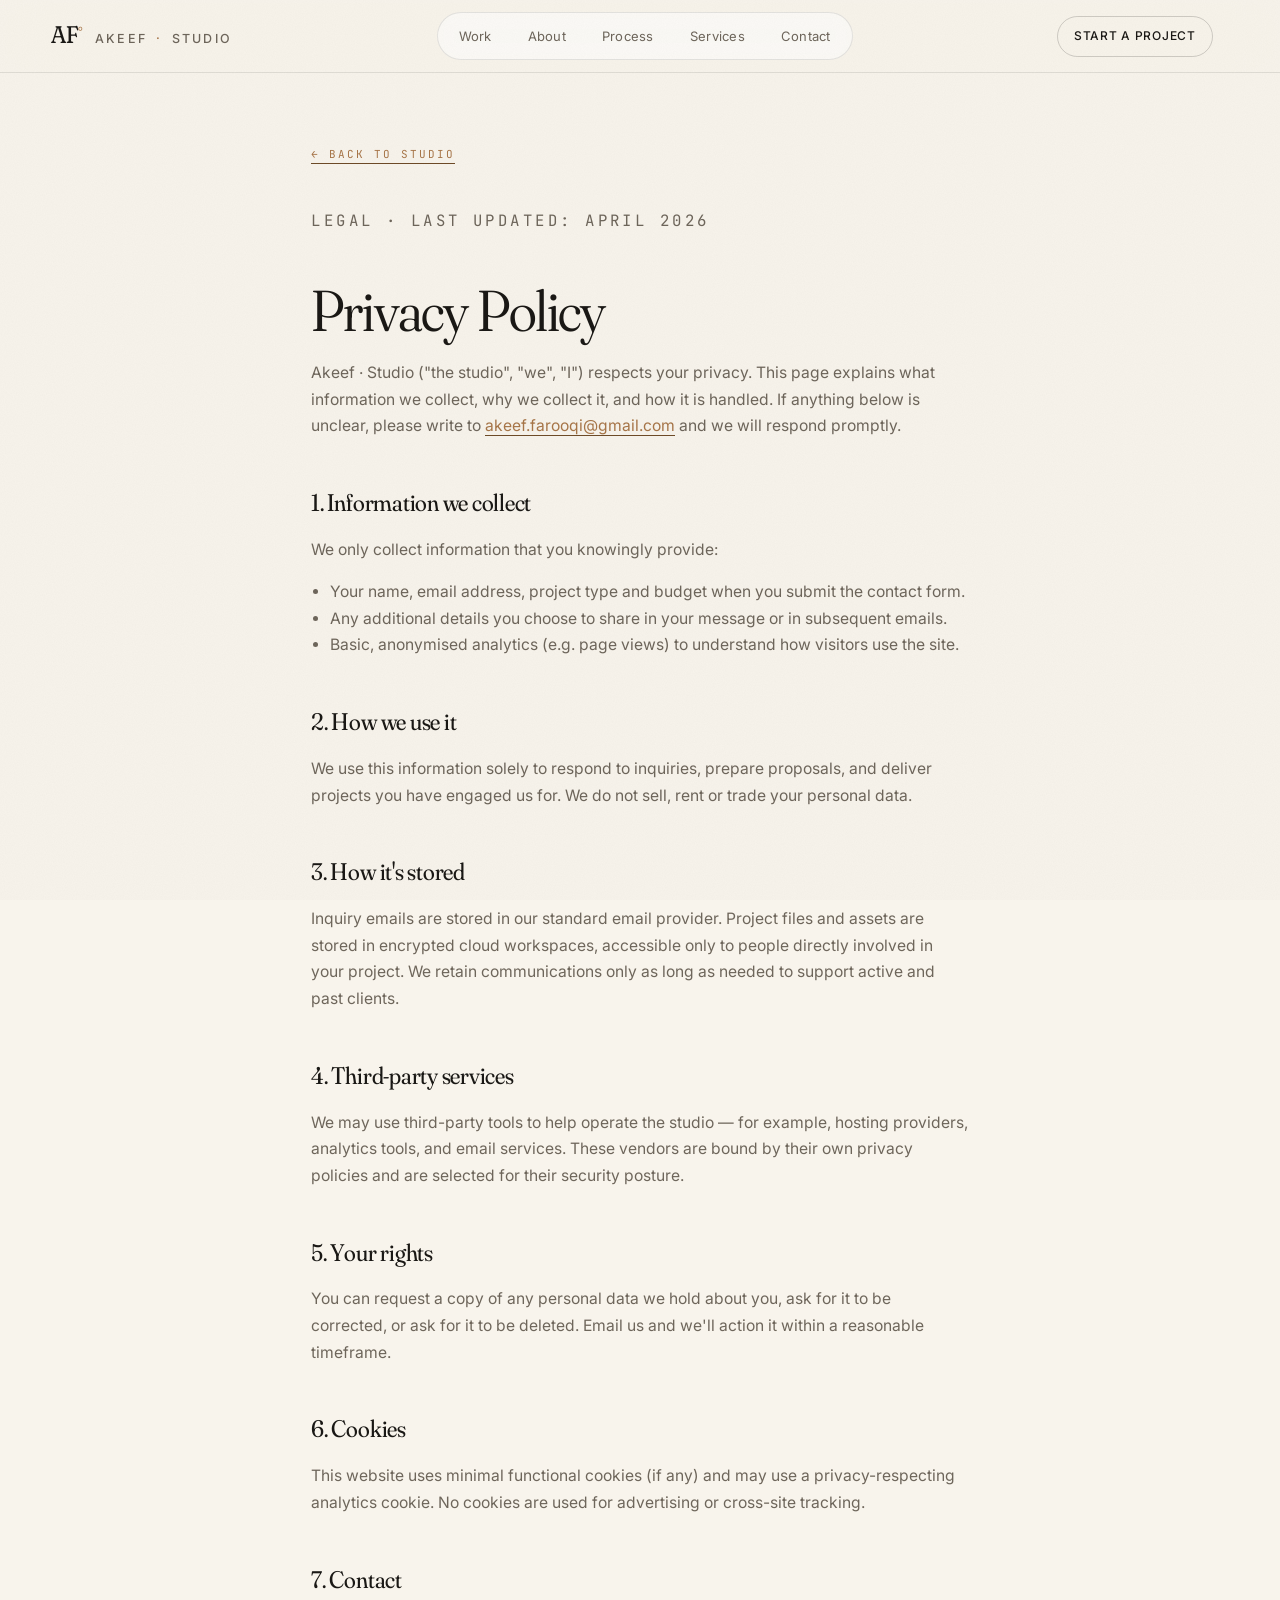
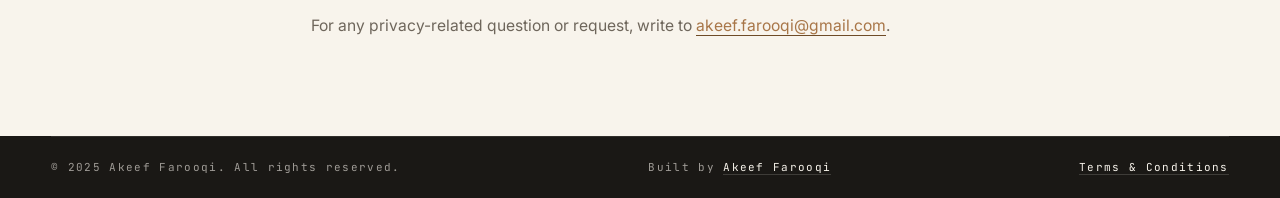
<file: privacy.html>
<!doctype html>
<html lang="en">
<head>
  <meta charset="utf-8" />
  <meta name="viewport" content="width=device-width, initial-scale=1" />
  <title>Privacy Policy — Akeef · Studio</title>
  <meta name="description" content="Privacy policy for Akeef · Studio — how we handle data when you contact or work with us." />
  <link rel="icon" type="image/svg+xml" href="data:image/svg+xml;utf8,<svg xmlns='http://www.w3.org/2000/svg' viewBox='0 0 64 64'><rect width='64' height='64' rx='14' fill='%230A0908'/><text x='50%25' y='54%25' text-anchor='middle' font-family='serif' font-size='34' fill='%23C9A961' font-weight='600'>AF</text></svg>" />
  <link rel="preconnect" href="https://fonts.googleapis.com" />
  <link rel="preconnect" href="https://fonts.gstatic.com" crossorigin />
  <link href="https://fonts.googleapis.com/css2?family=Fraunces:opsz,wght,SOFT@9..144,300..900,30..100&family=Inter:wght@300;400;500;600;700&family=JetBrains+Mono:wght@400;500&display=swap" rel="stylesheet" />
  <link rel="stylesheet" href="css/styles.css" />
</head>
<body data-theme="ink">
  <div class="grain" aria-hidden="true"></div>

  <header class="nav is-scrolled">
    <a href="index.html" class="nav__brand">
      <span class="brand__mark">AF<span class="brand__deg">°</span></span>
      <span class="brand__word">Akeef <span class="brand__sep">·</span> Studio</span>
    </a>
    <nav class="nav__links" aria-label="Primary">
      <a href="index.html#work">Work</a>
      <a href="index.html#about">About</a>
      <a href="index.html#process">Process</a>
      <a href="index.html#services">Services</a>
      <a href="index.html#contact">Contact</a>
    </nav>
    <a href="index.html#contact" class="nav__cta btn btn--ghost">
      <span>Start a project</span>
    </a>
  </header>

  <main class="legal">
    <a class="legal__back" href="index.html">← Back to studio</a>
    <p class="legal__meta">Legal · Last updated: April 2026</p>
    <h1>Privacy Policy</h1>

    <p>Akeef · Studio ("the studio", "we", "I") respects your privacy. This page explains what
       information we collect, why we collect it, and how it is handled. If anything below is
       unclear, please write to <a href="mailto:akeef.farooqi@gmail.com">akeef.farooqi@gmail.com</a>
       and we will respond promptly.</p>

    <h2>1. Information we collect</h2>
    <p>We only collect information that you knowingly provide:</p>
    <ul>
      <li>Your name, email address, project type and budget when you submit the contact form.</li>
      <li>Any additional details you choose to share in your message or in subsequent emails.</li>
      <li>Basic, anonymised analytics (e.g. page views) to understand how visitors use the site.</li>
    </ul>

    <h2>2. How we use it</h2>
    <p>We use this information solely to respond to inquiries, prepare proposals, and deliver
       projects you have engaged us for. We do not sell, rent or trade your personal data.</p>

    <h2>3. How it's stored</h2>
    <p>Inquiry emails are stored in our standard email provider. Project files and assets are
       stored in encrypted cloud workspaces, accessible only to people directly involved in
       your project. We retain communications only as long as needed to support active and
       past clients.</p>

    <h2>4. Third-party services</h2>
    <p>We may use third-party tools to help operate the studio — for example, hosting providers,
       analytics tools, and email services. These vendors are bound by their own privacy
       policies and are selected for their security posture.</p>

    <h2>5. Your rights</h2>
    <p>You can request a copy of any personal data we hold about you, ask for it to be corrected,
       or ask for it to be deleted. Email us and we'll action it within a reasonable timeframe.</p>

    <h2>6. Cookies</h2>
    <p>This website uses minimal functional cookies (if any) and may use a privacy-respecting
       analytics cookie. No cookies are used for advertising or cross-site tracking.</p>

    <h2>7. Contact</h2>
    <p>For any privacy-related question or request, write to
       <a href="mailto:akeef.farooqi@gmail.com">akeef.farooqi@gmail.com</a>.</p>
  </main>

  <footer class="footer">
    <div class="footer__bar" style="max-width:1320px;margin:0 auto;">
      <span>© 2025 Akeef Farooqi. All rights reserved.</span>
      <span>Built by <a href="https://www.linkedin.com/in/akeeffarooqi7/" target="_blank" rel="noopener">Akeef Farooqi</a></span>
      <span><a href="terms.html">Terms &amp; Conditions</a></span>
    </div>
  </footer>
</body>
</html>
</file>
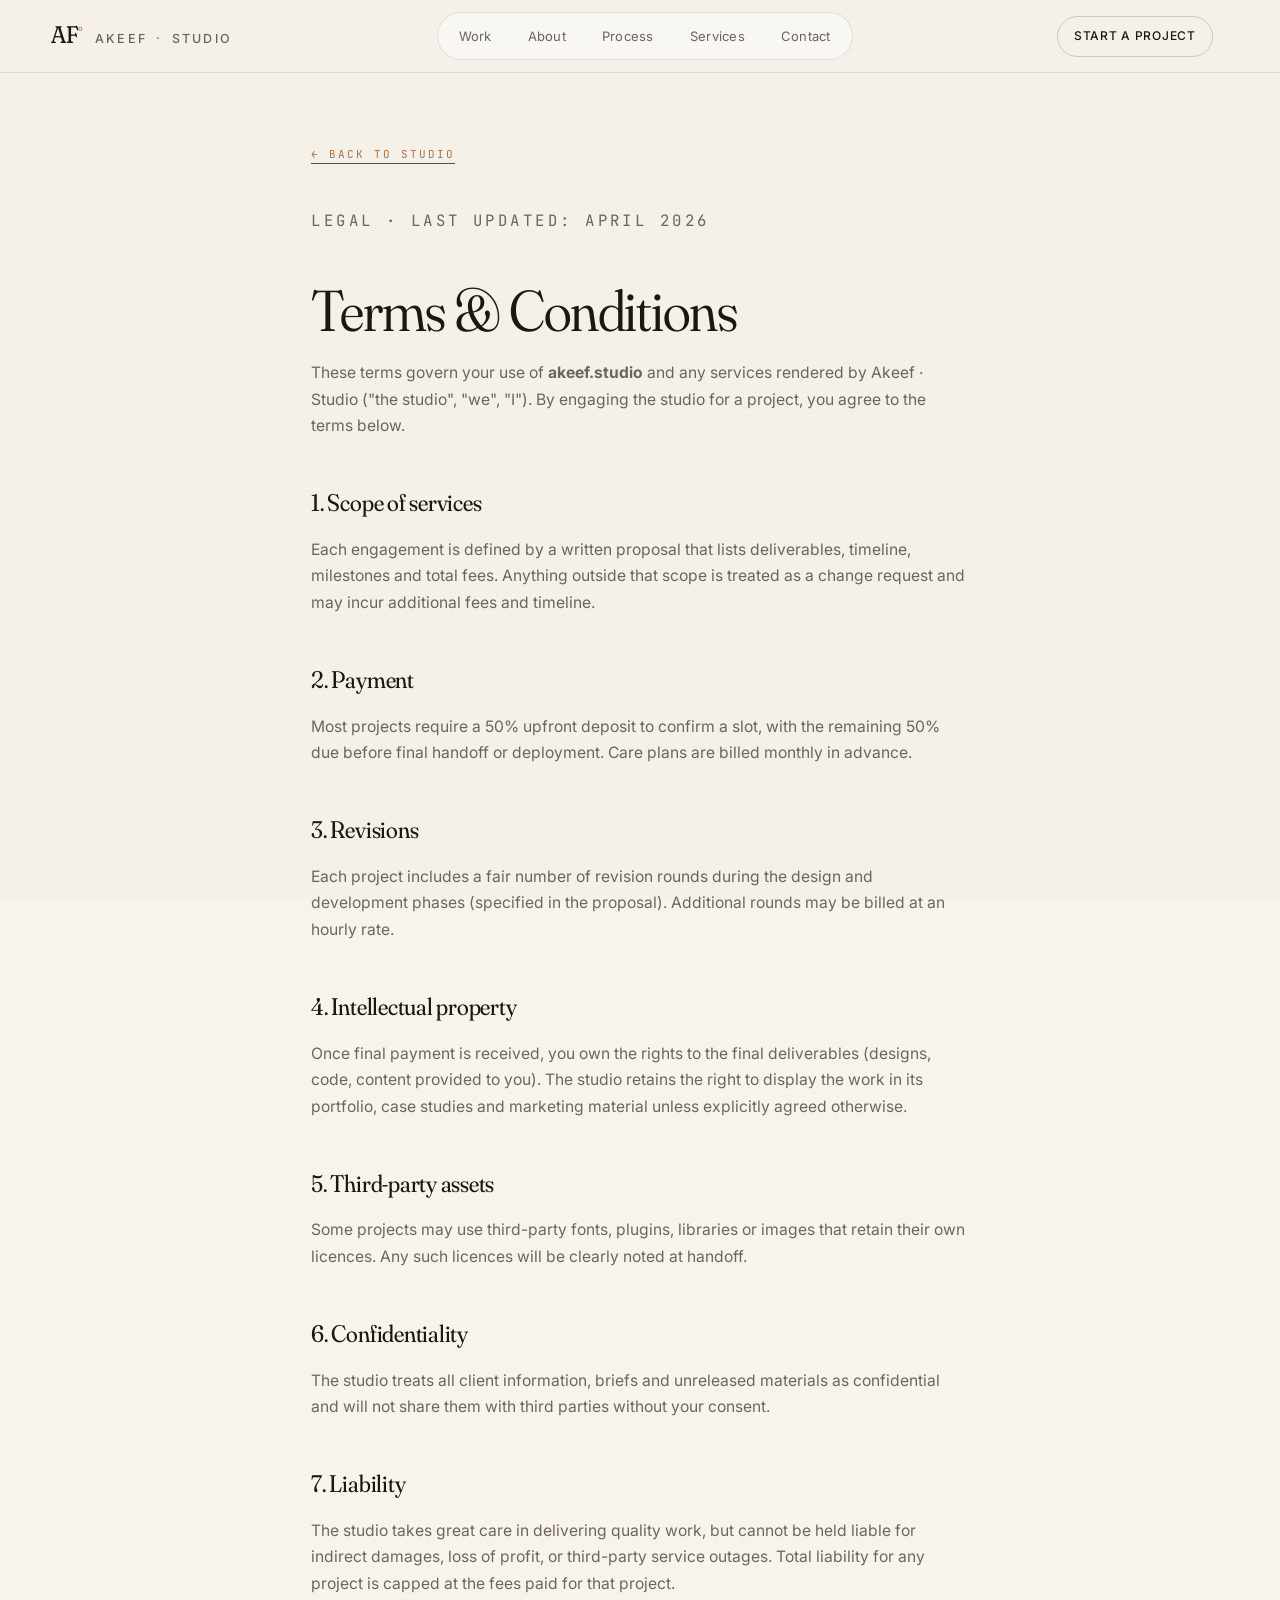
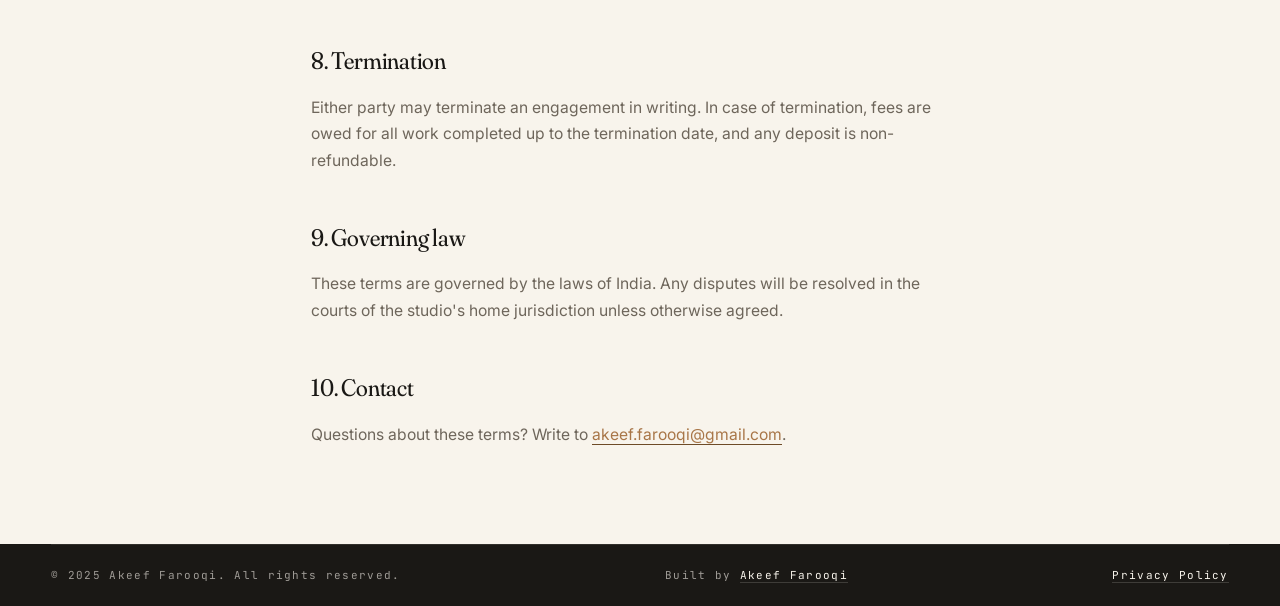
<file: terms.html>
<!doctype html>
<html lang="en">
<head>
  <meta charset="utf-8" />
  <meta name="viewport" content="width=device-width, initial-scale=1" />
  <title>Terms &amp; Conditions — Akeef · Studio</title>
  <meta name="description" content="Terms and conditions for engaging Akeef · Studio for design and development services." />
  <link rel="icon" type="image/svg+xml" href="data:image/svg+xml;utf8,<svg xmlns='http://www.w3.org/2000/svg' viewBox='0 0 64 64'><rect width='64' height='64' rx='14' fill='%230A0908'/><text x='50%25' y='54%25' text-anchor='middle' font-family='serif' font-size='34' fill='%23C9A961' font-weight='600'>AF</text></svg>" />
  <link rel="preconnect" href="https://fonts.googleapis.com" />
  <link rel="preconnect" href="https://fonts.gstatic.com" crossorigin />
  <link href="https://fonts.googleapis.com/css2?family=Fraunces:opsz,wght,SOFT@9..144,300..900,30..100&family=Inter:wght@300;400;500;600;700&family=JetBrains+Mono:wght@400;500&display=swap" rel="stylesheet" />
  <link rel="stylesheet" href="css/styles.css" />
</head>
<body data-theme="ink">
  <div class="grain" aria-hidden="true"></div>

  <header class="nav is-scrolled">
    <a href="index.html" class="nav__brand">
      <span class="brand__mark">AF<span class="brand__deg">°</span></span>
      <span class="brand__word">Akeef <span class="brand__sep">·</span> Studio</span>
    </a>
    <nav class="nav__links" aria-label="Primary">
      <a href="index.html#work">Work</a>
      <a href="index.html#about">About</a>
      <a href="index.html#process">Process</a>
      <a href="index.html#services">Services</a>
      <a href="index.html#contact">Contact</a>
    </nav>
    <a href="index.html#contact" class="nav__cta btn btn--ghost">
      <span>Start a project</span>
    </a>
  </header>

  <main class="legal">
    <a class="legal__back" href="index.html">← Back to studio</a>
    <p class="legal__meta">Legal · Last updated: April 2026</p>
    <h1>Terms &amp; Conditions</h1>

    <p>These terms govern your use of <strong>akeef.studio</strong> and any services rendered by
       Akeef · Studio ("the studio", "we", "I"). By engaging the studio for a project, you agree
       to the terms below.</p>

    <h2>1. Scope of services</h2>
    <p>Each engagement is defined by a written proposal that lists deliverables, timeline,
       milestones and total fees. Anything outside that scope is treated as a change request and
       may incur additional fees and timeline.</p>

    <h2>2. Payment</h2>
    <p>Most projects require a 50% upfront deposit to confirm a slot, with the remaining 50%
       due before final handoff or deployment. Care plans are billed monthly in advance.</p>

    <h2>3. Revisions</h2>
    <p>Each project includes a fair number of revision rounds during the design and development
       phases (specified in the proposal). Additional rounds may be billed at an hourly rate.</p>

    <h2>4. Intellectual property</h2>
    <p>Once final payment is received, you own the rights to the final deliverables (designs,
       code, content provided to you). The studio retains the right to display the work in its
       portfolio, case studies and marketing material unless explicitly agreed otherwise.</p>

    <h2>5. Third-party assets</h2>
    <p>Some projects may use third-party fonts, plugins, libraries or images that retain their
       own licences. Any such licences will be clearly noted at handoff.</p>

    <h2>6. Confidentiality</h2>
    <p>The studio treats all client information, briefs and unreleased materials as confidential
       and will not share them with third parties without your consent.</p>

    <h2>7. Liability</h2>
    <p>The studio takes great care in delivering quality work, but cannot be held liable for
       indirect damages, loss of profit, or third-party service outages. Total liability for any
       project is capped at the fees paid for that project.</p>

    <h2>8. Termination</h2>
    <p>Either party may terminate an engagement in writing. In case of termination, fees are
       owed for all work completed up to the termination date, and any deposit is non-refundable.</p>

    <h2>9. Governing law</h2>
    <p>These terms are governed by the laws of India. Any disputes will be resolved in the
       courts of the studio's home jurisdiction unless otherwise agreed.</p>

    <h2>10. Contact</h2>
    <p>Questions about these terms? Write to
       <a href="mailto:akeef.farooqi@gmail.com">akeef.farooqi@gmail.com</a>.</p>
  </main>

  <footer class="footer">
    <div class="footer__bar" style="max-width:1320px;margin:0 auto;">
      <span>© 2025 Akeef Farooqi. All rights reserved.</span>
      <span>Built by <a href="https://www.linkedin.com/in/akeeffarooqi7/" target="_blank" rel="noopener">Akeef Farooqi</a></span>
      <span><a href="privacy.html">Privacy Policy</a></span>
    </div>
  </footer>
</body>
</html>
</file>
<file: css/styles.css>
/* =========================================================
   Akeef · Studio — premium portfolio
   White / cream aesthetic · refined bronze accent · responsive
   ========================================================= */
:root {
  /* Palette */
  --bg: #F8F4EC;
  /* warm cream page bg */
  --surface: #FFFFFF;
  /* card / form surface */
  --surface-2: #F1EBDD;
  /* tinted stone surface */
  --surface-3: #ECE3D0;
  /* deeper stone */

  --ink: #1A1815;
  /* deep warm ink (text) */
  --ink-2: #2D2924;
  /* slightly lighter */
  --muted: #6E665B;
  /* warm muted grey */
  --muted-2: #A39988;
  /* lighter muted */

  --line: rgba(26, 24, 21, 0.10);
  --line-2: rgba(26, 24, 21, 0.18);

  --accent: #A87648;
  /* warm bronze / caramel */
  --accent-2: #C29063;
  /* lighter bronze (hover) */
  --accent-deep: #6E4B27;
  /* deeper accent */
  --accent-soft: #E8D5BB;
  /* soft accent fill */

  --green: #3F5246;
  /* secondary: sage forest */
  --green-soft: #DCE3D9;
  /* sage backgrounds */

  --shadow-1: 0 1px 2px rgba(26, 24, 21, 0.04), 0 4px 12px -4px rgba(26, 24, 21, 0.06);
  --shadow-2: 0 1px 2px rgba(26, 24, 21, 0.04), 0 14px 40px -16px rgba(26, 24, 21, 0.16);
  --shadow-card: 0 1px 2px rgba(26, 24, 21, 0.04), 0 30px 60px -28px rgba(26, 24, 21, 0.20);

  /* Type */
  --serif: "Fraunces", "Playfair Display", Georgia, serif;
  --sans: "Inter", -apple-system, BlinkMacSystemFont, "Segoe UI", Roboto, sans-serif;
  --mono: "JetBrains Mono", ui-monospace, SFMono-Regular, Menlo, monospace;

  --radius-sm: 10px;
  --radius: 18px;
  --radius-lg: 28px;

  --pad-x: clamp(18px, 4vw, 56px);
  --pad-y: clamp(64px, 9vw, 140px);

  --ease: cubic-bezier(0.22, 0.61, 0.36, 1);
  --ease-out: cubic-bezier(0.16, 1, 0.3, 1);

  --vh: 1vh;
}

/* =========================================================
   Reset
   ========================================================= */
*,
*::before,
*::after {
  box-sizing: border-box;
}

html,
body {
  margin: 0;
  padding: 0;
}

html {
  -webkit-text-size-adjust: 100%;
  scroll-behavior: smooth;
  background: var(--bg);
}

body {
  font-family: var(--sans);
  font-weight: 400;
  font-size: 16px;
  line-height: 1.55;
  color: var(--ink);
  background: var(--bg);
  -webkit-font-smoothing: antialiased;
  -moz-osx-font-smoothing: grayscale;
  text-rendering: optimizeLegibility;
  overflow-x: hidden;
  min-height: 100vh;
}

body.no-scroll {
  overflow: hidden;
  height: 100vh;
}

img,
svg,
video {
  display: block;
  max-width: 100%;
}

button {
  font: inherit;
  color: inherit;
  background: none;
  border: 0;
  cursor: pointer;
}

a {
  color: inherit;
  text-decoration: none;
}

ul {
  list-style: none;
  padding: 0;
  margin: 0;
}

input,
textarea,
select {
  font: inherit;
  color: inherit;
}

::selection {
  background: var(--accent);
  color: var(--surface);
}

/* =========================================================
   Type
   ========================================================= */
.h-display {
  font-family: var(--serif);
  font-weight: 350;
  letter-spacing: -0.022em;
  line-height: 1.0;
  font-size: clamp(2rem, 5.6vw, 5rem);
  color: var(--ink);
  margin: 0 0 0.5em 0;
  font-variation-settings: "opsz" 144, "SOFT" 50;
}

.h-display em {
  font-style: italic;
  color: var(--accent);
  font-variation-settings: "opsz" 144, "SOFT" 100;
}

.lede {
  font-size: clamp(1rem, 1.25vw, 1.18rem);
  color: var(--muted);
  max-width: 56ch;
  line-height: 1.65;
}

/* =========================================================
   Grain (very subtle on cream)
   ========================================================= */
.grain {
  position: fixed;
  inset: 0;
  pointer-events: none;
  z-index: 9000;
  opacity: 0.04;
  mix-blend-mode: multiply;
  background-image: url("data:image/svg+xml;utf8,<svg xmlns='http://www.w3.org/2000/svg' width='200' height='200'><filter id='n'><feTurbulence type='fractalNoise' baseFrequency='0.9' numOctaves='2' stitchTiles='stitch'/><feColorMatrix values='0 0 0 0 0  0 0 0 0 0  0 0 0 0 0  0 0 0 0.55 0'/></filter><rect width='100%25' height='100%25' filter='url(%23n)'/></svg>");
}

/* =========================================================
   Custom cursor — dark on light, transform-based
   ========================================================= */
.cursor {
  position: fixed;
  top: 0;
  left: 0;
  pointer-events: none;
  z-index: 10000;
}

.cursor__dot,
.cursor__ring {
  position: fixed;
  left: 0;
  top: 0;
  border-radius: 50%;
  will-change: transform;
  transform: translate3d(-50px, -50px, 0);
  pointer-events: none;
}

.cursor__dot {
  width: 6px;
  height: 6px;
  background: var(--ink);
  margin: -3px 0 0 -3px;
  transition: width .25s var(--ease), height .25s var(--ease), opacity .2s, background .25s;
}

.cursor__ring {
  width: 34px;
  height: 34px;
  border: 1px solid rgba(26, 24, 21, 0.32);
  margin: -17px 0 0 -17px;
  transition: width .3s var(--ease), height .3s var(--ease), border-color .3s, opacity .2s;
}

.cursor.is-hover .cursor__ring {
  width: 56px;
  height: 56px;
  margin: -28px 0 0 -28px;
  border-color: var(--accent);
}

.cursor.is-hover .cursor__dot {
  background: var(--accent);
  width: 0;
  height: 0;
  opacity: 0;
}

.cursor.is-down .cursor__ring {
  width: 24px;
  height: 24px;
  margin: -12px 0 0 -12px;
}

@media (hover: none),
(max-width: 900px) {
  .cursor {
    display: none !important;
  }
}

/* =========================================================
   Loader — black bg · white text · bronze accents
   ========================================================= */
.loader {
  position: fixed;
  inset: 0;
  z-index: 9500;
  background: #000000;
  display: flex;
  align-items: center;
  justify-content: center;
  padding: var(--pad-x);
  transition: opacity .8s var(--ease), visibility .8s;
}

/* Subtle warm radial glow behind the mark for premium depth */
.loader::before {
  content: "";
  position: absolute;
  inset: 0;
  background: radial-gradient(560px 360px at 50% 50%, rgba(168, 118, 72, 0.10), transparent 70%);
  pointer-events: none;
}

.loader__inner {
  width: min(360px, 84vw);
  display: flex;
  flex-direction: column;
  align-items: center;
  justify-content: center;
  text-align: center;
  gap: 26px;
  position: relative;
  z-index: 1;
}

/* .loader__mark {
  font-family: var(--serif);
  font-weight: 320;
  font-size: clamp(3.4rem, 11vw, 7rem);
  letter-spacing: -0.04em;
  line-height: 1;
  color: #FFFFFF;
  display: inline-flex;
  align-items: flex-start;
  justify-content: center;
  font-variation-settings: "opsz" 144, "SOFT" 80;
} */

.loader__mark {
  display: inline-flex;
  align-items: baseline;
  justify-content: center;
  gap: 14px;
  font-family: var(--mono);
  font-size: 20px;
  letter-spacing: 0.22em;
  text-transform: uppercase;
  color: rgba(255, 255, 255, 0.65);
}




.loader__deg {
  color: var(--accent-2);
  font-size: 0.5em;
  margin-top: 0.2em;
  margin-left: 0.04em;
}

.loader__bar {
  height: 1px;
  width: 100%;
  background: rgba(255, 255, 255, 0.12);
  position: relative;
  overflow: hidden;
}

.loader__bar span {
  position: absolute;
  left: 0;
  top: 0;
  bottom: 0;
  width: 0%;
  background: var(--accent-2);
  box-shadow: 0 0 16px rgba(194, 144, 99, 0.45);
  transition: width .25s linear;
}

.loader__meta {
  display: inline-flex;
  align-items: baseline;
  justify-content: center;
  gap: 14px;
  font-family: var(--mono);
  font-size: 11px;
  letter-spacing: 0.22em;
  text-transform: uppercase;
  color: rgba(255, 255, 255, 0.65);
}

.loader__meta::before {
  content: "";
  display: inline-block;
  width: 14px;
  height: 1px;
  background: rgba(255, 255, 255, 0.22);
  align-self: center;
  order: 1;
}

.loader__label {
  order: 0;
  color: #FFFFFF;
}

.loader__count {
  order: 2;
  color: var(--accent-2);
  font-weight: 500;
  min-width: 1.8em;
  text-align: left;
}

.loader.is-out {
  opacity: 0;
  visibility: hidden;
}

/* =========================================================
   Navigation
   ========================================================= */
.nav {
  position: fixed;
  top: 0;
  left: 0;
  right: 0;
  z-index: 800;
  display: grid;
  grid-template-columns: auto 1fr auto auto;
  align-items: center;
  gap: 16px;
  padding: 18px var(--pad-x);
  transition: background .35s var(--ease), backdrop-filter .35s, padding .3s var(--ease), border-color .35s;
  border-bottom: 1px solid transparent;
}

.nav.is-scrolled {
  background: rgba(248, 244, 236, 0.78);
  -webkit-backdrop-filter: blur(20px) saturate(160%);
  backdrop-filter: blur(20px) saturate(160%);
  border-bottom-color: var(--line);
  padding-top: 12px;
  padding-bottom: 12px;
}

.nav__brand {
  display: inline-flex;
  align-items: baseline;
  gap: 12px;
  color: var(--ink);
}

.brand__mark {
  font-family: var(--serif);
  font-weight: 400;
  font-size: 1.5rem;
  line-height: 1;
  letter-spacing: -0.02em;
  display: inline-flex;
  align-items: flex-start;
  font-variation-settings: "opsz" 144, "SOFT" 100;
}

.brand__deg {
  color: var(--accent);
  font-size: 0.6em;
  margin-top: 0.1em;
}

.brand__word {
  font-family: var(--sans);
  font-weight: 500;
  font-size: 0.78rem;
  letter-spacing: 0.18em;
  text-transform: uppercase;
  color: var(--muted);
}

.brand__sep {
  color: var(--accent);
  margin: 0 4px;
}

@media (max-width: 760px) {
  .brand__word {
    display: none;
  }
}

.nav__links {
  justify-self: center;
  display: inline-flex;
  gap: 4px;
  padding: 5px;
  border: 1px solid var(--line);
  border-radius: 999px;
  background: rgba(255, 255, 255, 0.55);
  -webkit-backdrop-filter: blur(8px);
  backdrop-filter: blur(8px);
}

.nav__links a {
  position: relative;
  padding: 8px 16px;
  font-size: 13px;
  letter-spacing: 0.02em;
  color: var(--muted);
  border-radius: 999px;
  transition: color .25s var(--ease), background .25s var(--ease);
}

.nav__links a:hover,
.nav__links a.is-active {
  color: var(--ink);
  background: rgba(26, 24, 21, 0.06);
}

@media (max-width: 1080px) {
  .nav__links {
    display: none;
  }
}

.nav__cta {
  white-space: nowrap;
}

@media (max-width: 1080px) {
  .nav__cta {
    display: none;
  }
}

.nav__toggle {
  width: 44px;
  height: 44px;
  padding: 0;
  margin: 0;
  flex-shrink: 0;
  border-radius: 50%;
  border: 1px solid var(--line-2);
  background: rgba(255, 255, 255, 0.70);
  -webkit-backdrop-filter: blur(8px);
  backdrop-filter: blur(8px);
  display: none;
  align-items: center;
  justify-content: center;
  flex-direction: column;
  gap: 5px;
  box-sizing: border-box;
  cursor: pointer;
  -webkit-appearance: none;
  appearance: none;
  transition: background .25s var(--ease), border-color .25s, transform .15s var(--ease);
}

.nav__toggle:hover {
  background: rgba(255, 255, 255, 0.95);
  border-color: var(--ink);
}

.nav__toggle:active {
  transform: scale(0.94);
}

.nav__toggle span {
  display: block;
  width: 18px;
  height: 1.5px;
  background: var(--ink);
  border-radius: 2px;
  transform-origin: center center;
  transition: transform .35s var(--ease), opacity .25s;
}

.nav__toggle[aria-expanded="true"] span:nth-child(1) {
  transform: translateY(3.25px) rotate(45deg);
}

.nav__toggle[aria-expanded="true"] span:nth-child(2) {
  transform: translateY(-3.25px) rotate(-45deg);
}

/* Mobile nav layout — flex for clean brand-left / toggle-right alignment */
@media (max-width: 1080px) {
  .nav {
    display: flex;
    justify-content: space-between;
    align-items: center;
    gap: 16px;
    padding-top: 14px;
    padding-bottom: 14px;
  }

  .nav.is-scrolled {
    padding-top: 10px;
    padding-bottom: 10px;
  }

  .nav__toggle {
    display: flex;
  }
}

/* =========================================================
   Mobile menu — centered, premium, full-screen takeover
   ========================================================= */
.menu {
  position: fixed;
  inset: 0;
  z-index: 700;

  /* Layered premium background */
  background:
    radial-gradient(circle at 50% 38%, rgba(168, 118, 72, 0.12), transparent 55%),
    radial-gradient(circle at 15% 90%, rgba(63, 82, 70, 0.07), transparent 50%),
    linear-gradient(180deg, var(--bg) 0%, var(--surface-2) 100%);

  display: flex;
  flex-direction: column;
  align-items: center;
  justify-content: center;
  padding: 100px var(--pad-x) 80px;

  transform: translateY(-100%);
  transition: transform .55s var(--ease), opacity .4s var(--ease);
  pointer-events: none;
  visibility: hidden;
  opacity: 0;
  overflow: hidden;
}

.menu.is-open {
  transform: translateY(0);
  pointer-events: auto;
  visibility: visible;
  opacity: 1;
}

/* Soft bronze + sage corner glows */
.menu::before,
.menu::after {
  content: "";
  position: absolute;
  width: 320px;
  height: 320px;
  border-radius: 50%;
  filter: blur(90px);
  pointer-events: none;
  opacity: 0.55;
}

.menu::before {
  top: -100px;
  left: -100px;
  background: radial-gradient(circle, var(--accent-soft), transparent 70%);
}

.menu::after {
  bottom: -100px;
  right: -100px;
  background: radial-gradient(circle, var(--green-soft), transparent 70%);
}

.menu__inner {
  width: 100%;
  max-width: 560px;
  display: flex;
  flex-direction: column;
  align-items: center;
  justify-content: center;
  position: relative;
  z-index: 1;
  gap: 40px;
}

/* Top brand signature inside menu */
.menu__inner::before {
  content: "AKEEF · STUDIO";
  font-family: var(--mono);
  font-size: 10.5px;
  font-weight: 500;
  letter-spacing: 0.32em;
  color: var(--muted);
  opacity: 0;
  transform: translateY(-10px);
  transition: opacity .5s var(--ease) .1s, transform .5s var(--ease) .1s;
}

.menu.is-open .menu__inner::before {
  opacity: 0.75;
  transform: translateY(0);
}

.menu__links {
  display: flex;
  flex-direction: column;
  align-items: center;
  gap: 30px;
  width: 100%;
}

.menu__links a {
  display: inline-flex;
  flex-direction: column;
  align-items: center;
  text-align: center;
  gap: 6px;
  padding: 6px 12px;
  color: var(--ink);
  border: 0;
  text-decoration: none;

  opacity: 0;
  transform: translateY(24px);
  transition: opacity .6s var(--ease), transform .6s var(--ease);
}

.menu.is-open .menu__links a {
  opacity: 1;
  transform: translateY(0);
}

.menu.is-open .menu__links a:nth-child(1) {
  transition-delay: 0.12s;
}

.menu.is-open .menu__links a:nth-child(2) {
  transition-delay: 0.18s;
}

.menu.is-open .menu__links a:nth-child(3) {
  transition-delay: 0.24s;
}

.menu.is-open .menu__links a:nth-child(4) {
  transition-delay: 0.30s;
}

.menu.is-open .menu__links a:nth-child(5) {
  transition-delay: 0.36s;
}

.menu.is-open .menu__links a:nth-child(6) {
  transition-delay: 0.42s;
}

.menu__links a i {
  font-style: normal;
  font-family: var(--mono);
  font-size: 10px;
  font-weight: 500;
  color: var(--accent);
  letter-spacing: 0.32em;
  text-transform: uppercase;
  opacity: 0.65;
  min-width: auto;
  transition: opacity .3s var(--ease);
}

.menu__links a span {
  font-family: var(--serif);
  font-weight: 350;
  font-size: clamp(2.6rem, 9.5vw, 3.8rem);
  line-height: 1.05;
  letter-spacing: -0.018em;
  color: var(--ink);
  font-variation-settings: "opsz" 144, "SOFT" 50;
  transition: color .35s var(--ease), font-style .35s var(--ease), letter-spacing .35s var(--ease);
}

.menu__links a:hover i,
.menu__links a:active i,
.menu__links a:focus-visible i {
  opacity: 1;
}

.menu__links a:hover span,
.menu__links a:active span,
.menu__links a:focus-visible span {
  color: var(--accent);
  font-style: italic;
  letter-spacing: 0;
}

/* Bottom hairline ornament */
.menu__inner::after {
  content: "";
  width: 32px;
  height: 1px;
  background: var(--accent);
  opacity: 0;
  transform: scaleX(0);
  transition: opacity .5s var(--ease) .55s, transform .5s var(--ease) .55s;
  transform-origin: center;
}

.menu.is-open .menu__inner::after {
  opacity: 0.55;
  transform: scaleX(1);
}

@media (min-width: 1081px) {
  .menu {
    display: none !important;
  }
}

@media (max-height: 640px) {
  .menu__links {
    gap: 20px;
  }

  .menu__inner {
    gap: 28px;
  }

  .menu__links a span {
    font-size: clamp(1.9rem, 7vw, 2.6rem);
  }
}

/* =========================================================
   Buttons
   ========================================================= */
.btn {
  position: relative;
  display: inline-flex;
  align-items: center;
  gap: 10px;
  padding: 13px 22px;
  border: 1px solid transparent;
  border-radius: 999px;
  font-size: 12.5px;
  letter-spacing: 0.06em;
  text-transform: uppercase;
  font-weight: 500;
  white-space: nowrap;
  transition: background .3s var(--ease), color .3s var(--ease), border-color .3s, transform .3s var(--ease);
  will-change: transform;
}

.btn svg {
  width: 16px;
  height: 16px;
  transition: transform .3s var(--ease);
}

.btn:hover svg {
  transform: translateX(3px);
}

.btn--solid {
  background: var(--ink);
  color: var(--bg);
}

.btn--solid:hover {
  background: var(--accent);
  color: var(--surface);
}

.btn--outline {
  border-color: var(--line-2);
  color: var(--ink);
  background: transparent;
}

.btn--outline:hover {
  border-color: var(--ink);
  background: var(--ink);
  color: var(--bg);
}

.btn--ghost {
  color: var(--ink);
  border-color: var(--line-2);
  padding: 10px 16px;
  font-size: 12px;
  background: transparent;
}

.btn--ghost:hover {
  border-color: var(--ink);
  background: var(--ink);
  color: var(--bg);
}

.btn--lg {
  padding: 17px 28px;
  font-size: 13px;
}

/* =========================================================
   Hero
   ========================================================= */
.hero {
  position: relative;
  min-height: 100vh;
  min-height: calc(var(--vh, 1vh) * 100);
  padding: max(120px, 16vh) var(--pad-x) 80px;
  display: flex;
  flex-direction: column;
  justify-content: center;
  isolation: isolate;
  overflow: hidden;
}

.hero__bg {
  position: absolute;
  inset: 0;
  z-index: -1;
  overflow: hidden;
}

.hero__bg::before {
  content: "";
  position: absolute;
  inset: 0;
  background:
    radial-gradient(900px 500px at 80% 10%, rgba(168, 118, 72, 0.10), transparent 60%),
    radial-gradient(800px 460px at 10% 90%, rgba(63, 82, 70, 0.08), transparent 60%);
}

.hero__orb {
  position: absolute;
  border-radius: 50%;
  filter: blur(80px);
  opacity: 0.55;
}

.hero__orb--a {
  width: 420px;
  height: 420px;
  background: radial-gradient(circle, rgba(232, 213, 187, 0.85), transparent 70%);
  top: -120px;
  right: -80px;
}

.hero__orb--b {
  width: 480px;
  height: 480px;
  background: radial-gradient(circle, rgba(220, 227, 217, 0.85), transparent 70%);
  bottom: -160px;
  left: -120px;
}

.hero__inner {
  max-width: 1280px;
  margin: 0 auto;
  width: 100%;
}

.hero__eyebrow {
  display: inline-flex;
  align-items: center;
  gap: 10px;
  padding: 7px 14px;
  border: 1px solid var(--line-2);
  border-radius: 999px;
  font-family: var(--mono);
  font-size: 10.5px;
  letter-spacing: 0.18em;
  text-transform: uppercase;
  color: var(--muted);
  background: var(--surface);
  margin-bottom: 32px;
  box-shadow: var(--shadow-1);
}

.hero__eyebrow .dot {
  width: 7px;
  height: 7px;
  border-radius: 50%;
  background: #4FB471;
  box-shadow: 0 0 10px rgba(79, 180, 113, 0.6);
  animation: pulse 2s infinite;
}

@keyframes pulse {

  0%,
  100% {
    opacity: 1;
    transform: scale(1);
  }

  50% {
    opacity: 0.5;
    transform: scale(0.85);
  }
}

.hero__title {
  font-family: var(--serif);
  font-weight: 320;
  font-size: clamp(2.6rem, 8.8vw, 8rem);
  line-height: 0.96;
  letter-spacing: -0.035em;
  margin: 0 0 28px 0;
  color: var(--ink);
  font-variation-settings: "opsz" 144, "SOFT" 30;
}

.hero__title em {
  font-style: italic;
  color: var(--accent);
  font-variation-settings: "opsz" 144, "SOFT" 100;
}

.hero__title .line {
  display: block;
  overflow: hidden;
}

.hero__title .line>span {
  display: block;
  transform: translateY(110%);
}

.hero.is-in .hero__title .line>span {
  transform: translateY(0);
  transition: transform 1s var(--ease-out);
}

.hero.is-in .hero__title .line:nth-child(2)>span {
  transition-delay: .1s;
}

.hero.is-in .hero__title .line:nth-child(3)>span {
  transition-delay: .2s;
}

.hero__rotator {
  display: flex;
  gap: 10px;
  align-items: baseline;
  flex-wrap: wrap;
  font-family: var(--mono);
  font-size: 12.5px;
  letter-spacing: 0.04em;
  color: var(--muted);
  margin-bottom: 28px;
}

.hero__rotator-prefix::before {
  content: "—";
  margin-right: 8px;
  color: var(--accent);
}

.rotator {
  position: relative;
  display: inline-block;
  height: 1.6em;
  overflow: hidden;
  vertical-align: bottom;
  min-width: 220px;
}

.rotator>span {
  display: block;
  color: var(--ink);
  transition: transform .8s var(--ease-out), opacity .6s;
}

.hero__lede {
  font-size: clamp(1rem, 1.3vw, 1.2rem);
  max-width: 56ch;
  line-height: 1.65;
  color: var(--muted);
  margin: 0 0 36px 0;
}

.hero__lede strong {
  color: var(--ink);
  font-weight: 500;
}

.hero__ctas {
  display: flex;
  gap: 12px;
  flex-wrap: wrap;
  margin-bottom: 56px;
}

.hero__meta {
  display: grid;
  grid-template-columns: repeat(3, 1fr);
  border-top: 1px solid var(--line);
  padding-top: 24px;
  max-width: 720px;
  gap: 24px;
}

.hero__meta>div {
  display: flex;
  flex-direction: column;
  gap: 4px;
}

.hero__meta .num {
  font-family: var(--serif);
  font-size: clamp(1.5rem, 2.4vw, 2.2rem);
  color: var(--ink);
  font-variation-settings: "opsz" 144, "SOFT" 60;
}

.hero__meta small {
  font-size: 11.5px;
  color: var(--muted);
  letter-spacing: 0.04em;
}

@media (max-width: 600px) {
  .hero__meta {
    grid-template-columns: 1fr 1fr;
    gap: 18px;
  }

  .hero__meta>div:last-child {
    grid-column: 1 / -1;
  }
}

.hero__scroll {
  position: absolute;
  bottom: 24px;
  left: 50%;
  transform: translateX(-50%);
  display: inline-flex;
  flex-direction: column;
  align-items: center;
  gap: 6px;
  font-family: var(--mono);
  font-size: 10px;
  letter-spacing: 0.24em;
  text-transform: uppercase;
  color: var(--muted);
}

.hero__scroll svg {
  width: 14px;
  height: 14px;
  animation: float 1.8s ease-in-out infinite;
}

@keyframes float {

  0%,
  100% {
    transform: translateY(0);
  }

  50% {
    transform: translateY(6px);
  }
}

@media (max-width: 720px) {
  .hero__scroll {
    display: none;
  }
}

/* =========================================================
   Marquee — clean professional sans
   ========================================================= */
.marquee {
  border-top: 1px solid var(--line);
  border-bottom: 1px solid var(--line);
  overflow: hidden;
  padding: 18px 0;
  background: var(--surface);
}

.marquee__track {
  display: inline-flex;
  gap: 40px;
  white-space: nowrap;
  font-family: var(--sans);
  font-weight: 500;
  font-size: clamp(0.78rem, 1vw, 0.95rem);
  letter-spacing: 0.22em;
  text-transform: uppercase;
  color: var(--ink);
  animation: marquee 42s linear infinite;
  will-change: transform;
}

.marquee__track>span:nth-child(even) {
  color: var(--accent);
}

@keyframes marquee {
  from {
    transform: translate3d(0, 0, 0);
  }

  to {
    transform: translate3d(-50%, 0, 0);
  }
}

/* =========================================================
   Refined Ampersand
   ========================================================= */
.amp {
  font-family: "EB Garamond", "Cormorant Garamond", Georgia, serif;
  font-style: italic;
  font-weight: 500;
  color: var(--accent);
  display: inline-block;
  transform: translateY(0.04em) scale(1.18);
  margin: 0 0.06em;
  letter-spacing: 0;
}

.h-display .amp,
.hero__title .amp {
  transform: translateY(0.04em) scale(1.1);
}

/* =========================================================
   Section primitives
   ========================================================= */
section {
  padding: var(--pad-y) var(--pad-x);
  position: relative;
}

.section__head {
  display: flex;
  align-items: center;
  gap: 16px;
  font-family: var(--mono);
  font-size: 11px;
  letter-spacing: 0.22em;
  text-transform: uppercase;
  color: var(--muted);
  margin-bottom: 48px;
  max-width: 1320px;
  margin-left: auto;
  margin-right: auto;
  padding-bottom: 4px;
}

.section__index {
  color: var(--accent);
}

.section__label::before {
  content: "";
  display: inline-block;
  width: 32px;
  height: 1px;
  background: var(--line-2);
  margin-right: 14px;
  vertical-align: middle;
}

/* Reveal */
.reveal-lines {
  opacity: 0;
  transform: translateY(24px);
  transition: opacity .9s var(--ease-out), transform .9s var(--ease-out);
}

.reveal-lines.is-in {
  opacity: 1;
  transform: none;
}

[data-reveal] {
  opacity: 0;
  transform: translateY(36px);
  transition: opacity .9s var(--ease-out), transform .9s var(--ease-out);
}

[data-reveal].is-in {
  opacity: 1;
  transform: none;
}

/* =========================================================
   About
   ========================================================= */
.about__grid {
  display: grid;
  grid-template-columns: 1fr 1.4fr;
  gap: clamp(32px, 5vw, 96px);
  max-width: 1320px;
  margin: 0 auto;
}

@media (max-width: 900px) {
  .about__grid {
    grid-template-columns: 1fr;
    gap: 36px;
  }
}

.about__col--head {
  position: sticky;
  top: 96px;
  align-self: start;
}

@media (max-width: 900px) {
  .about__col--head {
    position: static;
  }
}

.about__portrait {
  margin-top: 28px;
  position: relative;
  border-radius: var(--radius-lg);
  overflow: hidden;
  aspect-ratio: 4/5;
  background: var(--surface-2);
  box-shadow: var(--shadow-card);
  border: 1px solid var(--line);
}

.about__portrait img {
  width: 100%;
  height: 100%;
  object-fit: cover;
}

.about__portrait::after {
  content: "";
  position: absolute;
  inset: 0;
  background: linear-gradient(180deg, transparent 60%, rgba(26, 24, 21, 0.25) 100%);
  pointer-events: none;
}

.about__caption {
  position: absolute;
  left: 20px;
  right: 20px;
  bottom: 18px;
  color: #fff;
  font-family: var(--mono);
  font-size: 10.5px;
  letter-spacing: 0.2em;
  text-transform: uppercase;
  display: flex;
  justify-content: space-between;
  align-items: baseline;
}

.about__pillars {
  display: grid;
  gap: 16px;
  margin-top: 8px;
}

.pillar {
  background: var(--surface);
  border: 1px solid var(--line);
  border-radius: var(--radius);
  padding: 28px;
  transition: transform .35s var(--ease), box-shadow .35s, border-color .35s;
  box-shadow: var(--shadow-1);
  display: grid;
  grid-template-columns: auto 1fr;
  gap: 22px;
  align-items: start;
}

.pillar:hover {
  transform: translateY(-4px);
  border-color: var(--line-2);
  box-shadow: var(--shadow-card);
}

.pillar__num {
  display: inline-flex;
  align-items: center;
  justify-content: center;
  width: 56px;
  height: 56px;
  border-radius: 16px;
  background: var(--surface-2);
  font-family: var(--mono);
  font-size: 13px;
  color: var(--accent);
  font-weight: 500;
  letter-spacing: 0.06em;
}

.pillar h3 {
  font-family: var(--serif);
  font-size: 1.4rem;
  font-weight: 400;
  margin: 0 0 8px 0;
  letter-spacing: -0.01em;
  color: var(--ink);
  font-variation-settings: "opsz" 144, "SOFT" 60;
}

.pillar p {
  color: var(--muted);
  margin: 0;
  font-size: 0.95rem;
  line-height: 1.6;
}

@media (max-width: 480px) {
  .pillar {
    grid-template-columns: 1fr;
    padding: 22px;
    gap: 14px;
  }
}

/* =========================================================
   Process — alternating timeline with imagery
   ========================================================= */
.process {
  background: var(--bg);
}

.process__intro {
  max-width: 1320px;
  margin: 0 auto 64px;
  display: grid;
  grid-template-columns: 1fr 1fr;
  gap: 48px;
  align-items: end;
}

@media (max-width: 900px) {
  .process__intro {
    grid-template-columns: 1fr;
    gap: 18px;
    margin-bottom: 48px;
  }
}

.process__timeline {
  max-width: 1320px;
  margin: 0 auto;
  position: relative;
}

.process__timeline::before {
  content: "";
  position: absolute;
  left: 50%;
  top: 30px;
  bottom: 30px;
  width: 1px;
  background: linear-gradient(180deg, transparent, var(--line-2) 8%, var(--line-2) 92%, transparent);
  z-index: 0;
}

@media (max-width: 900px) {
  .process__timeline::before {
    left: 24px;
  }
}

.tstep {
  display: grid;
  grid-template-columns: 1fr 64px 1fr;
  gap: 24px;
  align-items: center;
  margin-bottom: 64px;
  position: relative;
}

.tstep:last-child {
  margin-bottom: 0;
}

.tstep__nub {
  position: relative;
  z-index: 2;
  width: 56px;
  height: 56px;
  border-radius: 50%;
  background: var(--surface);
  border: 1px solid var(--line-2);
  display: grid;
  place-items: center;
  font-family: var(--mono);
  font-size: 12px;
  font-weight: 500;
  color: var(--accent);
  letter-spacing: 0.04em;
  box-shadow: var(--shadow-1);
  margin: 0 auto;
}

.tstep__nub::before {
  content: "";
  position: absolute;
  inset: -8px;
  border-radius: 50%;
  border: 1px dashed var(--line);
  animation: spin 18s linear infinite;
}

@keyframes spin {
  to {
    transform: rotate(360deg);
  }
}

.tstep__media {
  position: relative;
  border-radius: var(--radius);
  overflow: hidden;
  aspect-ratio: 4/3;
  background: var(--surface-2);
  border: 1px solid var(--line);
  box-shadow: var(--shadow-2);
}

.tstep__media img {
  width: 100%;
  height: 100%;
  object-fit: cover;
  transition: transform 1.2s var(--ease);
  filter: saturate(0.9);
}

.tstep:hover .tstep__media img {
  transform: scale(1.03);
}

.tstep__media::after {
  content: "";
  position: absolute;
  inset: 0;
  background: linear-gradient(160deg, rgba(168, 118, 72, 0.05), rgba(63, 82, 70, 0.10));
  pointer-events: none;
}

.tstep__tag {
  position: absolute;
  top: 14px;
  left: 14px;
  font-family: var(--mono);
  font-size: 10px;
  letter-spacing: 0.2em;
  text-transform: uppercase;
  background: rgba(255, 255, 255, 0.92);
  color: var(--ink);
  padding: 6px 12px;
  border-radius: 999px;
  -webkit-backdrop-filter: blur(8px);
  backdrop-filter: blur(8px);
}

.tstep__content {
  padding: 0 8px;
}

.tstep__phase {
  font-family: var(--mono);
  font-size: 10.5px;
  letter-spacing: 0.22em;
  text-transform: uppercase;
  color: var(--accent);
  margin-bottom: 14px;
  display: inline-block;
}

.tstep__content h3 {
  font-family: var(--serif);
  font-size: clamp(1.4rem, 2vw, 1.85rem);
  font-weight: 400;
  margin: 0 0 12px 0;
  letter-spacing: -0.012em;
  color: var(--ink);
  font-variation-settings: "opsz" 144, "SOFT" 60;
}

.tstep__content p {
  color: var(--muted);
  margin: 0 0 14px;
  font-size: 0.96rem;
  line-height: 1.65;
}

.tstep__content em {
  color: var(--accent);
  font-style: italic;
}

.tstep__list {
  display: grid;
  gap: 6px;
}

.tstep__list li {
  position: relative;
  padding-left: 18px;
  font-size: 0.88rem;
  color: var(--muted);
  letter-spacing: 0.01em;
}

.tstep__list li::before {
  content: "+";
  position: absolute;
  left: 0;
  top: 0;
  color: var(--accent);
  font-family: var(--mono);
}

/* Alternating layout */
.tstep--right .tstep__media {
  grid-column: 3;
  grid-row: 1;
}

.tstep--right .tstep__content {
  grid-column: 1;
  grid-row: 1;
  text-align: right;
}

.tstep--right .tstep__list li {
  padding-left: 0;
  padding-right: 18px;
}

.tstep--right .tstep__list li::before {
  left: auto;
  right: 0;
}

.tstep--right .tstep__phase,
.tstep--right .tstep__list {
  display: inline-block;
  text-align: right;
}

.tstep--right .tstep__list {
  width: 100%;
  text-align: right;
}

@media (max-width: 900px) {

  .tstep,
  .tstep--right {
    grid-template-columns: 56px 1fr;
    gap: 18px;
    margin-bottom: 40px;
  }

  .tstep__nub {
    margin: 0;
  }

  .tstep__media,
  .tstep--right .tstep__media,
  .tstep__content,
  .tstep--right .tstep__content {
    grid-column: 2;
    grid-row: auto;
    text-align: left;
  }

  .tstep--right .tstep__list li {
    padding-left: 18px;
    padding-right: 0;
  }

  .tstep--right .tstep__list li::before {
    left: 0;
    right: auto;
  }

  .tstep--right .tstep__list {
    text-align: left;
  }

  .tstep__media {
    margin-bottom: 4px;
  }
}

/* =========================================================
   Work / Projects
   ========================================================= */
.work {
  background: var(--surface-2);
}

.work__intro {
  max-width: 1320px;
  margin: 0 auto 48px;
  display: flex;
  justify-content: space-between;
  align-items: end;
  gap: 24px;
  flex-wrap: wrap;
}

.work__filters {
  display: flex;
  gap: 6px;
  flex-wrap: wrap;
}

.chip {
  padding: 9px 16px;
  border-radius: 999px;
  border: 1px solid var(--line-2);
  font-size: 12px;
  letter-spacing: 0.06em;
  text-transform: uppercase;
  color: var(--muted);
  background: transparent;
  transition: all .3s var(--ease);
}

.chip:hover {
  border-color: var(--ink);
  color: var(--ink);
}

.chip.is-active {
  background: var(--ink);
  color: var(--bg);
  border-color: var(--ink);
}

.work__grid {
  display: grid;
  grid-template-columns: repeat(2, 1fr);
  gap: 24px;
  max-width: 1320px;
  margin: 0 auto;
}

@media (max-width: 800px) {
  .work__grid {
    grid-template-columns: 1fr;
    gap: 18px;
  }
}

.card {
  display: flex;
  flex-direction: column;
  background: var(--surface);
  border: 1px solid var(--line);
  border-radius: var(--radius-lg);
  overflow: hidden;
  transition: transform .5s var(--ease), border-color .4s, box-shadow .5s;
  position: relative;
  box-shadow: var(--shadow-1);
}

.card.is-hidden {
  display: none;
}

.card:hover {
  transform: translateY(-6px);
  border-color: var(--line-2);
  box-shadow: var(--shadow-card);
}

.card__media {
  position: relative;
  aspect-ratio: 16/10;
  overflow: hidden;
  background: linear-gradient(135deg, var(--surface-2), var(--surface-3));
}

.card__media img {
  width: 100%;
  height: 100%;
  object-fit: cover;
  transition: transform 1.4s var(--ease);
}

.card:hover .card__media img {
  transform: scale(1.04);
}

.card__badge {
  position: absolute;
  top: 16px;
  left: 16px;
  z-index: 2;
  padding: 6px 12px;
  border-radius: 999px;
  background: rgba(255, 255, 255, 0.92);
  color: var(--ink);
  border: 1px solid var(--line);
  -webkit-backdrop-filter: blur(8px);
  backdrop-filter: blur(8px);
  font-family: var(--mono);
  font-size: 10px;
  letter-spacing: 0.18em;
  text-transform: uppercase;
  display: inline-flex;
  align-items: center;
  gap: 6px;
}

.card__badge::before {
  content: "";
  width: 6px;
  height: 6px;
  border-radius: 50%;
  background: #4FB471;
  box-shadow: 0 0 8px rgba(79, 180, 113, 0.6);
}

.card__body {
  padding: 26px 28px 28px;
  display: grid;
  gap: 12px;
}

.card__head {
  display: flex;
  justify-content: space-between;
  align-items: baseline;
  gap: 16px;
}

.card__head h3 {
  font-family: var(--serif);
  font-size: clamp(1.25rem, 1.8vw, 1.6rem);
  font-weight: 400;
  margin: 0;
  letter-spacing: -0.01em;
  color: var(--ink);
  font-variation-settings: "opsz" 144, "SOFT" 60;
}

.card__year {
  font-family: var(--mono);
  font-size: 11px;
  color: var(--accent);
  letter-spacing: 0.16em;
}

.card__body p {
  color: var(--muted);
  margin: 0;
  font-size: 0.93rem;
  line-height: 1.6;
}

.card__stack {
  display: flex;
  flex-wrap: wrap;
  gap: 6px;
  margin: 4px 0 0;
}

.card__stack li {
  font-family: var(--mono);
  font-size: 10px;
  letter-spacing: 0.14em;
  text-transform: uppercase;
  padding: 5px 10px;
  border: 1px solid var(--line-2);
  border-radius: 999px;
  color: var(--muted);
}

.card__link {
  display: inline-flex;
  align-items: center;
  gap: 8px;
  margin-top: 6px;
  font-family: var(--mono);
  font-size: 11px;
  letter-spacing: 0.18em;
  text-transform: uppercase;
  color: var(--accent);
}

.card__link svg {
  width: 14px;
  height: 14px;
  transition: transform .3s var(--ease);
}

.card:hover .card__link svg {
  transform: translate(3px, -3px);
}

@media (max-width: 480px) {
  .card__body {
    padding: 22px 22px 24px;
  }
}

/* =========================================================
   In motion — animated build & deploy section
   ========================================================= */
.motion {
  background: var(--bg);
  position: relative;
  overflow: hidden;
}

.motion::before {
  content: "";
  position: absolute;
  inset: 0;
  background:
    radial-gradient(700px 320px at 80% 20%, rgba(168, 118, 72, 0.06), transparent 65%),
    radial-gradient(700px 320px at 10% 80%, rgba(63, 82, 70, 0.06), transparent 65%);
  pointer-events: none;
}

.motion__head {
  max-width: 1320px;
  margin: 0 auto 48px;
  display: grid;
  grid-template-columns: 1fr 1fr;
  gap: 40px;
  align-items: end;
  position: relative;
}

@media (max-width: 900px) {
  .motion__head {
    grid-template-columns: 1fr;
    gap: 18px;
  }
}

.motion__stage {
  position: relative;
  max-width: 1320px;
  margin: 0 auto;
  display: grid;
  grid-template-columns: 1.35fr 1fr;
  gap: 20px;
}

@media (max-width: 1000px) {
  .motion__stage {
    grid-template-columns: 1fr;
    gap: 18px;
  }
}

/* Window chrome */
.window {
  background: var(--surface);
  border: 1px solid var(--line-2);
  border-radius: 14px;
  overflow: hidden;
  box-shadow: var(--shadow-card);
  display: flex;
  flex-direction: column;
}

/* Hard-pin window heights so the inner viewport / terminal can flex to
   fill, but the outer box never grows as typing-animation lines stream in. */
.window--browser,
.window--terminal {
  height: 432px;
}

@media (max-width: 600px) {

  .window--browser,
  .window--terminal {
    height: 352px;
  }
}

.window__chrome {
  display: flex;
  align-items: center;
  gap: 8px;
  padding: 11px 14px;
  background: var(--surface-2);
  border-bottom: 1px solid var(--line);
}

.dot {
  width: 11px;
  height: 11px;
  border-radius: 50%;
  background: rgba(26, 24, 21, 0.15);
}

.dot--r {
  background: #FF5F57;
}

.dot--y {
  background: #FEBC2E;
}

.dot--g {
  background: #28C840;
}

.window__url {
  margin-left: 14px;
  flex: 1;
  font-family: var(--mono);
  font-size: 11px;
  letter-spacing: 0.04em;
  color: var(--muted);
  background: var(--surface);
  padding: 6px 14px;
  border-radius: 6px;
  border: 1px solid var(--line);
  display: inline-flex;
  align-items: center;
  gap: 8px;
  max-width: 360px;
  overflow: hidden;
  text-overflow: ellipsis;
  white-space: nowrap;
}

.window__url .lock {
  color: var(--accent);
  font-size: 8px;
}

.window__url--mono {
  background: transparent;
  border: 0;
  padding: 0;
  margin-left: 14px;
  color: var(--ink);
}

/* Browser viewport — fills the remaining space inside the locked window */
.window__viewport {
  flex: 1 1 auto;
  min-height: 0;
  background: var(--bg);
  position: relative;
  overflow: hidden;
}

.build {
  position: absolute;
  inset: 0;
  padding: 24px 26px;
  display: flex;
  flex-direction: column;
  gap: 20px;
}

.build__nav {
  display: flex;
  align-items: center;
  justify-content: space-between;
  height: 26px;
}

.build__logo {
  display: block;
  width: 56px;
  height: 14px;
  background: var(--ink);
  border-radius: 3px;
  opacity: 0;
  animation: build-pop 7s ease-in-out infinite;
}

.build__navlinks {
  display: inline-flex;
  gap: 12px;
  opacity: 0;
  animation: build-pop 7s ease-in-out infinite 0.15s;
}

.build__navlinks i {
  display: block;
  width: 28px;
  height: 7px;
  background: var(--line-2);
  border-radius: 2px;
}

.build__hero {
  display: flex;
  flex-direction: column;
  gap: 12px;
  margin-top: 8px;
}

.build__title {
  height: 26px;
  width: 70%;
  background: linear-gradient(90deg, var(--ink) 0%, var(--accent) 100%);
  border-radius: 4px;
  opacity: 0;
  transform: translateY(10px);
  animation: build-rise 7s ease-in-out infinite 0.5s;
}

.build__title--alt {
  width: 50%;
  background: linear-gradient(90deg, var(--accent) 0%, var(--ink) 100%);
  animation-delay: 0.7s;
}

.build__sub {
  height: 9px;
  width: 55%;
  background: var(--line-2);
  border-radius: 2px;
  opacity: 0;
  transform: translateY(10px);
  animation: build-rise 7s ease-in-out infinite 0.95s;
}

.build__cta {
  height: 36px;
  width: 150px;
  background: var(--ink);
  border-radius: 999px;
  margin-top: 4px;
  opacity: 0;
  transform: translateY(10px);
  animation: build-rise 7s ease-in-out infinite 1.2s;
}

.build__grid {
  display: grid;
  grid-template-columns: repeat(3, 1fr);
  gap: 10px;
  margin-top: auto;
}

.build__card {
  height: 88px;
  background: var(--surface);
  border: 1px solid var(--line);
  border-radius: 10px;
  padding: 12px;
  display: flex;
  flex-direction: column;
  justify-content: flex-end;
  gap: 6px;
  opacity: 0;
  transform: translateY(14px);
  box-shadow: var(--shadow-1);
}

.build__card span:first-child {
  display: block;
  height: 7px;
  width: 70%;
  background: var(--ink);
  border-radius: 2px;
  opacity: 0.5;
}

.build__card span:last-child {
  display: block;
  height: 7px;
  width: 40%;
  background: var(--accent);
  border-radius: 2px;
}

.build__card:nth-child(1) {
  animation: build-rise 7s ease-in-out infinite 1.55s;
}

.build__card:nth-child(2) {
  animation: build-rise 7s ease-in-out infinite 1.75s;
}

.build__card:nth-child(3) {
  animation: build-rise 7s ease-in-out infinite 1.95s;
}

.build__scan {
  position: absolute;
  left: 0;
  right: 0;
  top: 0;
  height: 80px;
  background: linear-gradient(180deg, transparent, rgba(168, 118, 72, 0.10), transparent);
  pointer-events: none;
  animation: build-scan 7s ease-in-out infinite;
}

@keyframes build-pop {

  0%,
  100% {
    opacity: 0;
    transform: translateY(-4px);
  }

  10%,
  90% {
    opacity: 1;
    transform: translateY(0);
  }
}

@keyframes build-rise {

  0%,
  100% {
    opacity: 0;
    transform: translateY(10px);
  }

  18%,
  90% {
    opacity: 1;
    transform: translateY(0);
  }
}

@keyframes build-scan {
  0% {
    transform: translateY(-100%);
    opacity: 0;
  }

  20% {
    opacity: 1;
  }

  60% {
    transform: translateY(380px);
    opacity: 1;
  }

  100% {
    transform: translateY(380px);
    opacity: 0;
  }
}

.window__phase {
  position: absolute;
  bottom: 14px;
  left: 16px;
  font-family: var(--mono);
  font-size: 10px;
  letter-spacing: 0.22em;
  text-transform: uppercase;
  color: var(--ink);
  display: inline-flex;
  align-items: center;
  gap: 10px;
  padding: 7px 14px;
  background: rgba(255, 255, 255, 0.9);
  border: 1px solid var(--line-2);
  border-radius: 999px;
  -webkit-backdrop-filter: blur(10px);
  backdrop-filter: blur(10px);
}

.window__phase span {
  color: var(--accent);
  font-weight: 500;
}

/* Terminal — fills the remaining space inside the locked window.
   The .window--terminal height is hard-pinned above, so terminal
   content (typing animation) scrolls inside this box rather than
   pushing the page taller. */
.terminal {
  flex: 1 1 auto;
  min-height: 0;
  height: auto;
  max-height: none;
  padding: 20px 22px;
  font-family: var(--mono);
  font-size: 12.5px;
  color: var(--ink);
  line-height: 1.85;
  overflow-y: auto;
  overflow-x: hidden;
  overscroll-behavior: contain;
  background: var(--surface);
  scrollbar-width: none;
  -ms-overflow-style: none;
}

.terminal::-webkit-scrollbar {
  width: 0;
  height: 0;
  display: none;
}

@media (max-width: 600px) {
  .terminal {
    font-size: 11.5px;
    padding: 16px 18px;
  }
}

.terminal__line {
  display: block;
  min-height: 1.85em;
  white-space: pre-wrap;
  word-break: break-word;
}

.t-prompt {
  color: var(--accent);
}

.t-path {
  color: var(--green);
}

.t-cmd {
  color: var(--ink);
}

.t-out {
  color: var(--muted);
}

.t-ok {
  color: #2F8C5F;
}

.t-err {
  color: #C84444;
}

.t-link {
  color: var(--accent);
  border-bottom: 1px dotted var(--accent-deep);
}

.t-cursor {
  display: inline-block;
  color: var(--accent);
  margin-left: 2px;
  animation: blink 1s step-end infinite;
}

@keyframes blink {
  50% {
    opacity: 0;
  }
}

/* Phase strip */
.motion__steps {
  position: relative;
  max-width: 1320px;
  margin: 24px auto 0;
  display: grid;
  grid-template-columns: repeat(4, 1fr);
  gap: 1px;
  background: var(--line-2);
  border: 1px solid var(--line-2);
  border-radius: var(--radius);
  overflow: hidden;
}

@media (max-width: 720px) {
  .motion__steps {
    grid-template-columns: repeat(2, 1fr);
  }
}

.mstep {
  background: var(--surface);
  padding: 16px 20px;
  display: flex;
  align-items: center;
  gap: 12px;
  font-family: var(--mono);
  font-size: 11px;
  letter-spacing: 0.20em;
  text-transform: uppercase;
  color: var(--muted);
  transition: background .35s var(--ease), color .35s var(--ease);
}

.mstep span {
  display: inline-block;
  font-size: 10px;
  color: var(--accent);
  border: 1px solid var(--line-2);
  padding: 4px 9px;
  border-radius: 999px;
  transition: background .35s var(--ease), color .35s var(--ease), border-color .35s;
}

.mstep.is-active {
  background: var(--ink);
  color: var(--bg);
}

.mstep.is-active span {
  background: var(--accent);
  color: var(--surface);
  border-color: var(--accent);
}

/* =========================================================
   Services — bento grid with imagery
   ========================================================= */
.services {
  background: var(--surface-2);
}

.services__hero {
  max-width: 1320px;
  margin: 0 auto 56px;
}

.services__hero .lede {
  margin-top: 12px;
  max-width: 64ch;
}

.services__hero code {
  font-family: var(--mono);
  font-size: 0.9em;
  color: var(--accent);
  background: var(--accent-soft);
  padding: 2px 8px;
  border-radius: 6px;
}

.services__ctarow {
  display: flex;
  gap: 12px;
  flex-wrap: wrap;
  margin-top: 28px;
}

.services__bento {
  display: grid;
  grid-template-columns: repeat(4, 1fr);
  grid-auto-rows: minmax(220px, auto);
  gap: 18px;
  max-width: 1320px;
  margin: 0 auto;
}

@media (max-width: 980px) {
  .services__bento {
    grid-template-columns: repeat(2, 1fr);
    grid-auto-rows: auto;
  }
}

@media (max-width: 560px) {
  .services__bento {
    grid-template-columns: 1fr;
  }
}

.svc {
  position: relative;
  padding: 32px 28px;
  border: 1px solid var(--line);
  border-radius: var(--radius);
  background: var(--surface);
  box-shadow: var(--shadow-1);
  transition: transform .4s var(--ease), border-color .4s, box-shadow .4s;
  display: flex;
  flex-direction: column;
  gap: 14px;
  overflow: hidden;
}

.svc:hover {
  transform: translateY(-4px);
  border-color: var(--line-2);
  box-shadow: var(--shadow-card);
}

.svc__icon {
  width: 48px;
  height: 48px;
  border-radius: 14px;
  display: grid;
  place-items: center;
  background: var(--surface-2);
  border: 1px solid var(--line);
  color: var(--accent);
}

.svc__icon svg {
  width: 22px;
  height: 22px;
}

.svc h3 {
  font-family: var(--serif);
  font-size: 1.35rem;
  font-weight: 400;
  margin: 0;
  letter-spacing: -0.01em;
  color: var(--ink);
  font-variation-settings: "opsz" 144, "SOFT" 60;
}

.svc>p {
  color: var(--muted);
  margin: 0;
  font-size: 0.92rem;
  line-height: 1.6;
}

.svc ul {
  display: grid;
  gap: 6px;
  margin-top: 4px;
}

.svc ul li {
  position: relative;
  padding-left: 18px;
  font-size: 0.83rem;
  color: var(--muted);
}

.svc ul li::before {
  content: "→";
  position: absolute;
  left: 0;
  top: 0;
  color: var(--accent);
  font-family: var(--mono);
}

.svc__from {
  margin-top: auto;
  padding-top: 16px;
  border-top: 1px solid var(--line);
  font-family: var(--mono);
  font-size: 11px;
  letter-spacing: 0.18em;
  text-transform: uppercase;
  color: var(--muted);
}

.svc__from em {
  color: var(--accent);
  font-style: normal;
  font-size: 1.15em;
  font-weight: 500;
}

.svc code {
  font-family: var(--mono);
  font-size: 0.9em;
  color: var(--accent);
}

/* Bento layout — feature card */
.svc--feature {
  grid-column: span 2;
  grid-row: span 2;
  background: var(--surface);
  padding: 0;
  display: flex;
  flex-direction: column;
  overflow: hidden;
}

.svc--feature .svc__media {
  position: relative;
  flex: 1;
  min-height: 220px;
  background: var(--surface-2);
  overflow: hidden;
}

.svc--feature .svc__media img {
  width: 100%;
  height: 100%;
  object-fit: cover;
  transition: transform 1.2s var(--ease);
}

.svc--feature:hover .svc__media img {
  transform: scale(1.05);
}

.svc--feature .svc__media::after {
  content: "";
  position: absolute;
  inset: 0;
  background: linear-gradient(180deg, rgba(26, 24, 21, 0.0) 50%, rgba(26, 24, 21, 0.35) 100%);
}

.svc--feature .svc__body {
  padding: 26px 28px 30px;
  display: grid;
  gap: 14px;
}

.svc--feature .svc__tag {
  position: absolute;
  top: 16px;
  left: 16px;
  z-index: 2;
  font-family: var(--mono);
  font-size: 10px;
  letter-spacing: 0.2em;
  text-transform: uppercase;
  background: var(--accent);
  color: var(--surface);
  padding: 6px 12px;
  border-radius: 999px;
  box-shadow: var(--shadow-1);
}

.svc--feature h3 {
  font-size: 1.6rem;
}

/* Wide card */
.svc--wide {
  grid-column: span 4;
  display: grid;
  grid-template-columns: 1.4fr 1fr;
  gap: 28px;
  align-items: center;
  padding: 28px;
}

.svc--wide .svc__visual {
  position: relative;
  height: 180px;
  border-radius: var(--radius);
  background: linear-gradient(135deg, var(--surface-2), var(--surface-3));
  overflow: hidden;
  border: 1px solid var(--line);
  display: grid;
  place-items: center;
  color: var(--accent);
}

.svc--wide .svc__visual svg {
  width: 60%;
  height: 60%;
  opacity: 0.85;
}

@media (max-width: 980px) {
  .svc--feature {
    grid-column: span 2;
    grid-row: auto;
  }

  .svc--feature .svc__media {
    min-height: 200px;
  }

  .svc--wide {
    grid-column: span 2;
    grid-template-columns: 1fr;
  }

  .svc--wide .svc__visual {
    order: -1;
    height: 140px;
  }
}

@media (max-width: 560px) {

  .svc--feature,
  .svc--wide {
    grid-column: span 1;
  }
}

/* =========================================================
   Connect — "Let's build" CTA interlude
   Calmer, tighter, simpler — clean sans + refined dark
   ========================================================= */
.connect {
  background: #14110E;
  color: var(--bg);
  text-align: center;
  position: relative;
  overflow: hidden;
  padding: clamp(56px, 7vw, 96px) var(--pad-x);
}

.connect__bg {
  position: absolute;
  inset: 0;
  pointer-events: none;
}

.connect__bg::before {
  content: "";
  position: absolute;
  inset: 0;
  background: radial-gradient(620px 260px at 50% 0%, rgba(168, 118, 72, 0.06), transparent 70%);
}

.connect__orb {
  position: absolute;
  border-radius: 50%;
  filter: blur(90px);
  opacity: 0.25;
}

.connect__orb--a {
  width: 280px;
  height: 280px;
  background: radial-gradient(circle, rgba(194, 144, 99, 0.55), transparent 70%);
  top: -60px;
  left: -80px;
}

.connect__orb--b {
  width: 320px;
  height: 320px;
  background: radial-gradient(circle, rgba(63, 82, 70, 0.55), transparent 70%);
  bottom: -100px;
  right: -80px;
}

.connect .section__head--center {
  display: inline-flex;
  justify-content: center;
  align-items: center;
  gap: 10px;
  margin: 0 auto 28px;
  padding: 0;
  font-family: var(--sans);
  font-size: 11px;
  letter-spacing: 0.20em;
  text-transform: uppercase;
  font-weight: 500;
  color: rgba(248, 244, 236, 0.50);
  position: relative;
  z-index: 1;
}

.connect .section__head--center .section__index {
  color: #C29063;
  font-family: var(--mono);
}

.connect .section__head--center .section__label-plain {
  color: rgba(248, 244, 236, 0.70);
}

.connect__inner {
  max-width: 760px;
  margin: 0 auto;
  position: relative;
  z-index: 1;
}

.connect__title {
  font-family: var(--sans);
  font-weight: 500;
  font-size: clamp(1.6rem, 3.2vw, 2.6rem);
  line-height: 1.15;
  letter-spacing: -0.018em;
  margin: 0 0 18px;
  color: var(--bg);
}

.connect__title em {
  display: block;
  font-family: var(--serif);
  font-style: italic;
  font-weight: 350;
  color: #C29063;
  font-size: 1.15em;
  line-height: 1.05;
  margin-top: 6px;
  letter-spacing: -0.022em;
  font-variation-settings: "opsz" 144, "SOFT" 100;
}

.connect__lede {
  font-family: var(--sans);
  font-size: clamp(0.9rem, 1vw, 0.98rem);
  color: rgba(248, 244, 236, 0.55);
  max-width: 52ch;
  margin: 0 auto 32px;
  line-height: 1.65;
}

.connect__pill {
  display: inline-flex;
  align-items: center;
  gap: 14px;
  padding: 13px 22px 13px 26px;
  background: var(--bg);
  color: var(--ink);
  border-radius: 999px;
  font-family: var(--sans);
  font-size: 13.5px;
  font-weight: 500;
  letter-spacing: 0.01em;
  transition: background .3s var(--ease), transform .3s var(--ease), box-shadow .3s;
  box-shadow: 0 14px 40px -16px rgba(0, 0, 0, 0.55);
  will-change: transform;
}

.connect__pill:hover {
  background: #C29063;
  color: var(--ink);
  transform: translateY(-2px);
  box-shadow: 0 18px 50px -16px rgba(0, 0, 0, 0.6);
}

.connect__pill svg {
  width: 14px;
  height: 14px;
  transition: transform .3s var(--ease);
}

.connect__pill:hover svg {
  transform: translateX(3px);
}

.connect__social {
  margin-top: 32px;
  display: flex;
  justify-content: center;
  align-items: center;
  gap: 28px;
  flex-wrap: wrap;
}

.connect__social a {
  font-family: var(--sans);
  font-size: 11px;
  letter-spacing: 0.18em;
  text-transform: uppercase;
  font-weight: 500;
  color: rgba(248, 244, 236, 0.42);
  transition: color .25s, transform .25s;
  position: relative;
}

.connect__social a:hover {
  color: #C29063;
}

.connect__social a+a::before {
  content: "·";
  color: rgba(248, 244, 236, 0.18);
  position: absolute;
  left: -16px;
  top: 50%;
  transform: translateY(-50%);
}

@media (max-width: 540px) {
  .connect__social {
    gap: 22px;
  }

  .connect__social a+a::before {
    left: -13px;
  }

  .connect__pill {
    font-size: 12.5px;
    padding: 12px 20px 12px 22px;
  }
}

/* =========================================================
   Skills — desktop grid · tablet/mobile horizontal slider
   ========================================================= */
.skills {
  background: var(--bg);
}

.skills__head {
  max-width: 1320px;
  margin: 0 auto 48px;
}

.skills__grid {
  display: grid;
  grid-template-columns: repeat(4, 1fr);
  gap: 18px;
  max-width: 1320px;
  margin: 0 auto;
}

.skillgroup {
  padding: 26px;
  border: 1px solid var(--line);
  border-radius: var(--radius);
  background: var(--surface);
  box-shadow: var(--shadow-1);
}

/* Dot indicator (hidden on desktop) */
.skills__dots {
  display: none;
  justify-content: center;
  align-items: center;
  gap: 8px;
  margin: 16px auto 0;
  max-width: 1320px;
}

.skills__dots .dot {
  width: 7px;
  height: 7px;
  border-radius: 999px;
  background: var(--line-2);
  border: 0;
  padding: 0;
  cursor: pointer;
  transition: background .35s var(--ease), width .35s var(--ease);
}

.skills__dots .dot.is-active {
  background: var(--accent);
  width: 26px;
}

/* === Tablet & mobile — convert to horizontal swipe slider === */
@media (max-width: 1023px) {
  .skills__grid {
    display: flex;
    grid-template-columns: none;
    gap: 16px;

    overflow-x: auto;
    overflow-y: visible;
    scroll-snap-type: x mandatory;
    scroll-padding-inline: var(--pad-x);
    -webkit-overflow-scrolling: touch;
    scroll-behavior: smooth;

    /* Bleed past section padding so cards reach the viewport edge */
    margin-left: calc(-1 * var(--pad-x));
    margin-right: calc(-1 * var(--pad-x));
    padding: 18px var(--pad-x) 28px;

    /* Hide native scrollbar */
    -ms-overflow-style: none;
    scrollbar-width: none;
  }

  .skills__grid::-webkit-scrollbar {
    display: none;
  }

  .skillgroup {
    flex: 0 0 78%;
    min-width: 270px;
    max-width: 360px;
    padding: 30px 28px;
    scroll-snap-align: center;
    scroll-snap-stop: always;

    /* Glassmorphism card */
    background: linear-gradient(180deg, rgba(255, 255, 255, 0.95) 0%, rgba(255, 255, 255, 0.72) 100%);
    -webkit-backdrop-filter: blur(20px) saturate(160%);
    backdrop-filter: blur(20px) saturate(160%);
    border: 1px solid rgba(255, 255, 255, 0.95);
    border-radius: 24px;
    box-shadow:
      0 1px 2px rgba(26, 24, 21, 0.04),
      0 24px 50px -22px rgba(26, 24, 21, 0.22),
      inset 0 1px 0 rgba(255, 255, 255, 0.7);
  }

  .skills__dots {
    display: flex;
  }
}

@media (max-width: 540px) {
  .skillgroup {
    flex-basis: 82%;
    padding: 26px 24px;
  }
}

.skillgroup__title {
  font-family: var(--mono);
  font-size: 11px;
  letter-spacing: 0.22em;
  text-transform: uppercase;
  color: var(--accent);
  margin: 0 0 18px 0;
  font-weight: 500;
}

.skillgroup__items {
  display: grid;
  gap: 10px;
}

.skillgroup__items li {
  display: flex;
  align-items: center;
  gap: 12px;
  padding: 10px 0;
  border-bottom: 1px dashed var(--line);
  font-size: 0.93rem;
  color: var(--ink);
}

.skillgroup__items li:last-child {
  border-bottom: 0;
}

.skill__icon {
  width: 32px;
  height: 32px;
  flex-shrink: 0;
  display: grid;
  place-items: center;
  border: 1px solid var(--line-2);
  border-radius: 8px;
  font-family: var(--mono);
  font-size: 11px;
  color: var(--accent);
  background: var(--surface-2);
}

/* =========================================================
   Contact
   ========================================================= */
.contact {
  background: var(--surface-2);
}

.contact__inner {
  max-width: 1320px;
  margin: 0 auto;
  display: grid;
  grid-template-columns: 1fr 1.1fr;
  gap: clamp(32px, 5vw, 96px);
  align-items: start;
}

@media (max-width: 900px) {
  .contact__inner {
    grid-template-columns: 1fr;
    gap: 32px;
  }
}

.contact__copy .lede {
  margin-bottom: 28px;
}

.contact__list {
  display: grid;
  gap: 12px;
  margin-bottom: 28px;
}

.contact__list li {
  display: grid;
  grid-template-columns: 110px 1fr;
  gap: 16px;
  padding: 14px 0;
  border-top: 1px solid var(--line);
}

.contact__list li:last-child {
  border-bottom: 1px solid var(--line);
}

.contact__label {
  font-family: var(--mono);
  font-size: 11px;
  letter-spacing: 0.22em;
  text-transform: uppercase;
  color: var(--muted);
}

.contact__list a {
  color: var(--ink);
  border-bottom: 1px solid var(--line);
}

.contact__list a:hover {
  color: var(--accent);
  border-color: var(--accent);
}

.contact__social {
  display: flex;
  flex-wrap: wrap;
  gap: 10px;
}

.contact__social a {
  display: inline-flex;
  align-items: center;
  gap: 8px;
  padding: 10px 16px;
  border: 1px solid var(--line-2);
  border-radius: 999px;
  font-size: 12px;
  letter-spacing: 0.04em;
  color: var(--ink);
  background: var(--surface);
  transition: all .3s var(--ease);
}

.contact__social a:hover {
  border-color: var(--ink);
  background: var(--ink);
  color: var(--bg);
  transform: translateY(-2px);
}

.contact__social svg {
  width: 16px;
  height: 16px;
}

.contact__form {
  display: grid;
  grid-template-columns: 1fr 1fr;
  gap: 16px;
  padding: 32px;
  border: 1px solid var(--line);
  border-radius: var(--radius-lg);
  background: var(--surface);
  box-shadow: var(--shadow-card);
}

.contact__form h3 {
  grid-column: 1 / -1;
  font-family: var(--serif);
  font-weight: 400;
  font-size: 1.4rem;
  margin: 0 0 8px;
  color: var(--ink);
  letter-spacing: -0.01em;
}

.field {
  display: grid;
  gap: 8px;
}

.field--full {
  grid-column: 1 / -1;
}

.field label {
  font-family: var(--mono);
  font-size: 10px;
  letter-spacing: 0.22em;
  text-transform: uppercase;
  color: var(--muted);
}

.field input,
.field select,
.field textarea {
  width: 100%;
  padding: 13px 16px;
  background: var(--bg);
  border: 1px solid var(--line);
  border-radius: var(--radius-sm);
  color: var(--ink);
  font-size: 0.95rem;
  transition: border-color .3s var(--ease), background .3s, box-shadow .3s;
  font-family: var(--sans);
}

.field input:focus,
.field select:focus,
.field textarea:focus {
  outline: none;
  border-color: var(--accent);
  background: var(--surface);
  box-shadow: 0 0 0 4px rgba(168, 118, 72, 0.10);
}

.field textarea {
  resize: vertical;
  min-height: 120px;
}

.field select {
  -webkit-appearance: none;
  appearance: none;
  background-image: url("data:image/svg+xml;utf8,<svg xmlns='http://www.w3.org/2000/svg' width='16' height='16' viewBox='0 0 24 24' fill='none' stroke='%236E665B' stroke-width='1.5'><path d='M6 9l6 6 6-6'/></svg>");
  background-repeat: no-repeat;
  background-position: right 16px center;
  padding-right: 44px;
}

.honey {
  display: none !important;
}

.form__note {
  margin: 12px 0 0;
  font-size: 12.5px;
  color: var(--muted);
  line-height: 1.5;
}

.form__note.is-success {
  color: var(--green);
  font-weight: 500;
}

.form__note.is-error {
  color: #C84444;
}

.form__note.is-loading {
  color: var(--accent);
}

@media (max-width: 600px) {
  .contact__form {
    grid-template-columns: 1fr;
    padding: 22px;
  }

  .contact__list li {
    grid-template-columns: 90px 1fr;
  }
}

/* =========================================================
   Footer
   ========================================================= */
.footer {
  background: var(--ink);
  color: var(--bg);
  padding: 0 var(--pad-x);
}

.footer .brand,
.footer .brand__mark {
  /* color: var(--bg); */
  color: #6E665B;
  font-familyweight: var(--mono)400;
  font-size: 16px;
  letter-spacing: 0.22em;
}

.footer .brand__deg {
  color: var(--accent-2);
}

.footer .brand__sep {
  color: var(--accent-2);
}

.footer__hero {
  padding: clamp(72px, 11vw, 130px) 0 clamp(50px, 7vw, 90px);
  border-bottom: 1px solid rgba(248, 244, 236, 0.10);
  max-width: 1320px;
  margin: 0 auto;
}

.footer__big {
  font-family: var(--serif);
  font-weight: 320;
  font-size: clamp(2.2rem, 7vw, 5.6rem);
  letter-spacing: -0.03em;
  line-height: 1;
  margin: 0;
  display: flex;
  align-items: baseline;
  flex-wrap: wrap;
  gap: clamp(16px, 4vw, 56px);
  color: var(--bg);
  font-variation-settings: "opsz" 144, "SOFT" 50;
}

.footer__cta {
  font-style: italic;
  color: var(--accent-2);
  display: inline-flex;
  align-items: center;
  gap: 16px;
  border-bottom: 1px solid var(--accent-deep);
  padding-bottom: 6px;
  transition: color .3s, border-color .3s;
  font-variation-settings: "opsz" 144, "SOFT" 100;
}

.footer__cta:hover {
  color: var(--bg);
  border-color: var(--bg);
}

.footer__cta svg {
  width: 0.6em;
  height: 0.6em;
  transition: transform .3s var(--ease);
}

.footer__cta:hover svg {
  transform: translate(4px, -4px);
}

.footer__grid {
  padding: 56px 0 36px;
  display: grid;
  grid-template-columns: 1.4fr 1fr 1fr 1fr;
  gap: 28px;
  max-width: 1320px;
  margin: 0 auto;
}

@media (max-width: 720px) {
  .footer__grid {
    grid-template-columns: 1fr 1fr;
    gap: 32px;
  }
}

@media (max-width: 420px) {
  .footer__grid {
    grid-template-columns: 1fr;
    gap: 28px;
  }
}

.footer__col p {
  color: rgba(248, 244, 236, 0.65);
  margin: 14px 0 0;
  max-width: 32ch;
  font-size: 0.9rem;
}

.footer__col h4 {
  font-family: var(--mono);
  font-size: 11px;
  letter-spacing: 0.22em;
  text-transform: uppercase;
  color: var(--accent-2);
  margin: 0 0 16px 0;
  font-weight: 500;
}

.footer__col ul {
  display: grid;
  gap: 10px;
}

.footer__col ul a {
  font-size: 0.92rem;
  color: rgba(248, 244, 236, 0.70);
  transition: color .25s;
}

.footer__col ul a:hover {
  color: var(--bg);
}

.brand {
  display: inline-flex;
  align-items: baseline;
  gap: 12px;
}

.footer__bar {
  padding: 22px 0;
  border-top: 1px solid rgba(248, 244, 236, 0.10);
  display: flex;
  justify-content: space-between;
  align-items: center;
  gap: 16px;
  flex-wrap: wrap;
  font-family: var(--mono);
  font-size: 11px;
  letter-spacing: 0.12em;
  color: rgba(248, 244, 236, 0.60);
}

.footer__bar a {
  color: var(--bg);
  border-bottom: 1px solid rgba(248, 244, 236, 0.16);
}

.footer__bar a:hover {
  color: var(--accent-2);
  border-color: var(--accent-2);
}

.footer__built {
  padding: 16px 0 26px;
  text-align: center;
  font-family: var(--mono);
  font-size: 11px;
  letter-spacing: 0.18em;
  text-transform: uppercase;
  color: rgba(248, 244, 236, 0.55);
  border-top: 1px solid rgba(248, 244, 236, 0.06);
}

.footer__built a {
  /* color: var(--accent-2); */
  /* border-bottom: 1px solid #6E665B; */
  /* padding-bottom: 1px; */
  margin-left: 6px;
  letter-spacing: 0.06em;
  font-weight: 500;
  transition: color .25s, border-color .25s;
  color: #6E665B;
  font-familyweight: var(--mono)400;
  font-size: 12.5px;
  letter-spacing: 0.22em;
  font-family: var(--mono);
}

.footer__built a:hover {
  color: var(--bg);
  border-color: var(--bg);
}

.footer__mark {
  font-family: var(--mono);
  font-size: 12.5px;
  letter-spacing: 0.22em;
  text-transform: uppercase;
}

/* =========================================================
   Legal pages
   ========================================================= */
.legal {
  padding: 140px var(--pad-x) 80px;
  max-width: 760px;
  margin: 0 auto;
  color: var(--ink);
}

.legal h1 {
  font-family: var(--serif);
  font-weight: 350;
  font-size: clamp(2.2rem, 5vw, 3.6rem);
  letter-spacing: -0.02em;
  line-height: 1;
  margin: 0 0 20px;
  font-variation-settings: "opsz" 144, "SOFT" 50;
}

.legal__meta {
  font-family: var(--mono);
  font-size: 11px;
  letter-spacing: 0.22em;
  text-transform: uppercase;
  color: var(--accent);
  margin-bottom: 48px;
}

.legal h2 {
  font-family: var(--serif);
  font-size: 1.5rem;
  font-weight: 400;
  margin: 44px 0 12px;
  letter-spacing: -0.01em;
  font-variation-settings: "opsz" 144, "SOFT" 60;
}

.legal p,
.legal li {
  color: var(--muted);
  line-height: 1.7;
  font-size: 0.98rem;
}

.legal ul {
  padding-left: 1.2em;
  list-style: disc;
  margin: 12px 0;
}

.legal a {
  color: var(--accent);
  border-bottom: 1px solid var(--accent-deep);
}

.legal__back {
  display: inline-flex;
  align-items: center;
  gap: 8px;
  font-family: var(--mono);
  font-size: 11px;
  letter-spacing: 0.18em;
  text-transform: uppercase;
  color: var(--muted);
  margin-bottom: 28px;
}

.legal__back:hover {
  color: var(--accent);
}

/* =========================================================
   PREMIUM UPGRADE LAYER
   Luxury depth · glassmorphism · atmospheric section moods
   Stacked at the end so it overrides base styles cleanly.
   ========================================================= */

/* --- Section atmospherics (each section gets its own mood) --- */
.about {
  background:
    radial-gradient(720px 420px at 92% 8%, rgba(168, 118, 72, 0.07), transparent 60%),
    radial-gradient(560px 320px at 8% 70%, rgba(63, 82, 70, 0.04), transparent 60%),
    var(--bg);
}

.work {
  background:
    radial-gradient(800px 420px at 8% 92%, rgba(63, 82, 70, 0.08), transparent 60%),
    radial-gradient(700px 380px at 92% 12%, rgba(168, 118, 72, 0.05), transparent 60%),
    var(--surface-2);
}

.skills {
  background:
    radial-gradient(720px 380px at 80% 28%, rgba(168, 118, 72, 0.06), transparent 60%),
    radial-gradient(580px 320px at 18% 88%, rgba(63, 82, 70, 0.04), transparent 60%),
    var(--bg);
}

.contact {
  background:
    radial-gradient(900px 460px at 50% 0%, rgba(168, 118, 72, 0.08), transparent 60%),
    radial-gradient(560px 320px at 92% 92%, rgba(63, 82, 70, 0.05), transparent 60%),
    var(--surface-2);
}

.services {
  background:
    radial-gradient(900px 480px at 96% 36%, rgba(168, 118, 72, 0.05), transparent 60%),
    var(--surface-2);
}

.process {
  background:
    radial-gradient(720px 380px at 12% 16%, rgba(168, 118, 72, 0.04), transparent 60%),
    linear-gradient(180deg, var(--bg) 0%, var(--surface-2) 50%, var(--bg) 100%);
}

/* --- Subtle bronze hairline between sections (visual rhythm) --- */
.about,
.process,
.work,
.motion,
.services,
.skills,
.contact {
  border-top: 1px solid rgba(168, 118, 72, 0.10);
}

/* --- Marquee ribbon: soft fade at both ends --- */
.marquee {
  -webkit-mask-image: linear-gradient(90deg, transparent 0%, #000 8%, #000 92%, transparent 100%);
  mask-image: linear-gradient(90deg, transparent 0%, #000 8%, #000 92%, transparent 100%);
  border-top-color: rgba(168, 118, 72, 0.10);
  border-bottom-color: rgba(168, 118, 72, 0.10);
}

/* --- GLASSMORPHISM CARDS (the big upgrade) --- */
.card,
.svc,
.pillar,
.contact__form {
  background: linear-gradient(180deg, rgba(255, 255, 255, 0.92) 0%, rgba(255, 255, 255, 0.74) 100%);
  -webkit-backdrop-filter: blur(22px) saturate(165%);
  backdrop-filter: blur(22px) saturate(165%);
  border-color: rgba(255, 255, 255, 0.92);
  box-shadow:
    0 1px 2px rgba(26, 24, 21, 0.04),
    0 22px 50px -22px rgba(26, 24, 21, 0.20),
    inset 0 1px 0 rgba(255, 255, 255, 0.85);
  transition: transform .5s var(--ease), border-color .4s var(--ease),
    box-shadow .5s var(--ease), background .4s var(--ease);
}

.card:hover,
.svc:hover,
.pillar:hover {
  background: linear-gradient(180deg, rgba(255, 255, 255, 0.98) 0%, rgba(255, 255, 255, 0.86) 100%);
  border-color: rgba(255, 255, 255, 1);
  box-shadow:
    0 2px 4px rgba(26, 24, 21, 0.05),
    0 36px 70px -22px rgba(26, 24, 21, 0.26),
    inset 0 1px 0 rgba(255, 255, 255, 0.95);
}

/* Project card body fades in over the photo edge for seamless glass */
.card__body {
  background: linear-gradient(180deg, rgba(255, 255, 255, 0) 0%, rgba(255, 255, 255, 0.55) 22%, transparent 100%);
}

/* Service feature card — gentler glass on the body so the photo stays vivid */
.svc--feature .svc__body {
  background: linear-gradient(180deg, rgba(255, 255, 255, 0.86) 0%, rgba(255, 255, 255, 0.96) 100%);
  -webkit-backdrop-filter: blur(20px) saturate(160%);
  backdrop-filter: blur(20px) saturate(160%);
}

/* Hover brightens the bronze gradient at the bottom of project covers */
.card:hover .card__media::after {
  background: linear-gradient(180deg, transparent 45%, rgba(168, 118, 72, 0.22) 100%);
}

/* --- Process step media — refined glass border + deeper shadow --- */
.tstep__media {
  border: 1px solid rgba(255, 255, 255, 0.92);
  box-shadow:
    0 1px 2px rgba(26, 24, 21, 0.04),
    0 28px 56px -22px rgba(26, 24, 21, 0.22),
    inset 0 1px 0 rgba(255, 255, 255, 0.7);
}

/* --- About portrait card — same premium treatment --- */
.about__portrait {
  border: 1px solid rgba(255, 255, 255, 0.92);
  box-shadow:
    0 1px 2px rgba(26, 24, 21, 0.04),
    0 36px 70px -28px rgba(26, 24, 21, 0.28),
    inset 0 1px 0 rgba(255, 255, 255, 0.7);
}

/* --- Window mocks (motion section) — glass + deeper depth --- */
.window {
  background: linear-gradient(180deg, rgba(255, 255, 255, 0.96) 0%, rgba(255, 255, 255, 0.82) 100%);
  -webkit-backdrop-filter: blur(24px) saturate(160%);
  backdrop-filter: blur(24px) saturate(160%);
  border: 1px solid rgba(255, 255, 255, 0.92);
  box-shadow:
    0 1px 2px rgba(26, 24, 21, 0.04),
    0 40px 80px -32px rgba(26, 24, 21, 0.32),
    inset 0 1px 0 rgba(255, 255, 255, 0.9);
}

/* --- Motion phase strip — match glass language --- */
.motion__steps {
  background: linear-gradient(180deg, rgba(255, 255, 255, 0.65), rgba(255, 255, 255, 0.45));
  -webkit-backdrop-filter: blur(14px) saturate(150%);
  backdrop-filter: blur(14px) saturate(150%);
  box-shadow:
    0 1px 2px rgba(26, 24, 21, 0.04),
    0 18px 40px -22px rgba(26, 24, 21, 0.16);
}

.mstep {
  background: rgba(255, 255, 255, 0.55);
}

/* --- Skill cards on desktop also get a soft glass treatment --- */
@media (min-width: 1024px) {
  .skillgroup {
    background: linear-gradient(180deg, rgba(255, 255, 255, 0.95) 0%, rgba(255, 255, 255, 0.78) 100%);
    -webkit-backdrop-filter: blur(20px) saturate(160%);
    backdrop-filter: blur(20px) saturate(160%);
    border: 1px solid rgba(255, 255, 255, 0.92);
    box-shadow:
      0 1px 2px rgba(26, 24, 21, 0.04),
      0 22px 50px -22px rgba(26, 24, 21, 0.18),
      inset 0 1px 0 rgba(255, 255, 255, 0.85);
    transition: transform .4s var(--ease), box-shadow .4s var(--ease);
  }

  .skillgroup:hover {
    transform: translateY(-4px);
    box-shadow:
      0 2px 4px rgba(26, 24, 21, 0.05),
      0 32px 60px -22px rgba(26, 24, 21, 0.22),
      inset 0 1px 0 rgba(255, 255, 255, 0.95);
  }
}

/* --- Refined service card icon (depth chip) --- */
.svc__icon {
  background: linear-gradient(180deg, rgba(255, 255, 255, 0.9), rgba(241, 235, 221, 0.85));
  border: 1px solid rgba(255, 255, 255, 0.95);
  box-shadow:
    0 1px 2px rgba(26, 24, 21, 0.04),
    inset 0 1px 0 rgba(255, 255, 255, 0.95);
}

/* --- Pillar number chip refinement --- */
.pillar__num {
  background: linear-gradient(180deg, rgba(255, 255, 255, 0.85), rgba(241, 235, 221, 0.95));
  box-shadow:
    inset 0 1px 0 rgba(255, 255, 255, 0.95),
    0 2px 6px rgba(26, 24, 21, 0.06);
}

/* --- Buttons get a touch more depth --- */
.btn--solid {
  box-shadow:
    0 1px 2px rgba(26, 24, 21, 0.10),
    0 12px 28px -10px rgba(26, 24, 21, 0.32);
}

.btn--solid:hover {
  box-shadow:
    0 2px 4px rgba(168, 118, 72, 0.15),
    0 18px 36px -10px rgba(168, 118, 72, 0.40);
}

/* --- Contact form fields polish --- */
.field input,
.field select,
.field textarea {
  background: rgba(255, 255, 255, 0.55);
  -webkit-backdrop-filter: blur(8px);
  backdrop-filter: blur(8px);
  box-shadow: inset 0 1px 0 rgba(255, 255, 255, 0.85);
}

.field input:focus,
.field select:focus,
.field textarea:focus {
  background: rgba(255, 255, 255, 0.95);
}

/* --- Hero eyebrow chip — refined glass --- */
.hero__eyebrow {
  background: linear-gradient(180deg, rgba(255, 255, 255, 0.92), rgba(255, 255, 255, 0.65));
  -webkit-backdrop-filter: blur(12px);
  backdrop-filter: blur(12px);
  border-color: rgba(255, 255, 255, 0.92);
  box-shadow:
    0 1px 2px rgba(26, 24, 21, 0.04),
    0 8px 24px -10px rgba(26, 24, 21, 0.10),
    inset 0 1px 0 rgba(255, 255, 255, 0.95);
}

/* --- MOBILE BREATHING ROOM + SECTION DISTINCTION --- */
@media (max-width: 768px) {
  :root {
    --pad-y: clamp(64px, 14vw, 110px);
  }

  .section__head {
    margin-bottom: 32px;
  }

  .work__grid {
    gap: 22px;
  }

  .services__bento {
    gap: 20px;
  }

  .about__pillars {
    gap: 20px;
  }

  /* Disable hover-lift on touch devices (prevents stuck-up state) */
  .card:hover,
  .svc:hover,
  .pillar:hover {
    transform: none;
  }

  /* Slightly larger card border-radius on mobile for softer feel */
  .card,
  .svc,
  .pillar,
  .contact__form,
  .skillgroup {
    border-radius: 22px;
  }

  /* Increase card body text legibility */
  .card__body {
    padding: 24px 24px 26px;
  }

  .svc {
    padding: 28px 24px;
  }

  /* Hero refinement on mobile */
  .hero__eyebrow {
    font-size: 10px;
    padding: 6px 12px;
    margin-bottom: 28px;
  }

  .hero__lede {
    margin-bottom: 32px;
  }

  .hero__ctas {
    gap: 10px;
    margin-bottom: 44px;
  }

  .hero__meta {
    padding-top: 22px;
    gap: 18px;
  }
}

@media (max-width: 480px) {

  /* Even tighter padding on small phones, keep hierarchy */
  .section__head {
    margin-bottom: 28px;
  }

  .work__grid,
  .services__bento,
  .about__pillars {
    gap: 16px;
  }

  /* Hero CTAs stack with full width feel */
  .hero__ctas .btn {
    flex: 1;
    justify-content: center;
  }
}

/* =========================================================
   STABILITY + PERF FIXES
   - Pause off-screen animations
   - Mobile backdrop-filter trim (prevents stutter)
   - overscroll-behavior on horizontal sliders
   - Paint isolation on heavy sections
   ========================================================= */

/* Pause heavy animations when their section scrolls out of viewport */
.marquee.is-paused .marquee__track,
.motion__stage.is-paused .build *,
.motion__stage.is-paused .build__scan,
.hero__bg.is-paused * {
  animation-play-state: paused !important;
}

/* Skills slider — kill horizontal-edge bounce so it doesn't propagate to the page */
.skills__grid {
  overscroll-behavior-x: contain;
  overscroll-behavior-y: auto;
  overflow-anchor: none;
}

/* Browser-level: prevent scroll-anchor jumps when dynamic content loads */
html, body {
  overflow-anchor: none;
}

/* Smooth iOS touch momentum */
html { -webkit-overflow-scrolling: touch; }

/* Paint isolation — limits compositor work for heavy sections */
.work,
.services,
.process,
.motion,
.skills,
.about {
  contain: layout style;
}
.card,
.svc,
.pillar,
.skillgroup,
.tstep__media,
.window {
  contain: layout style paint;
}

/* === Mobile-only: lighter glass for stutter-free scrolling === */
@media (max-width: 900px) {
  .card,
  .svc,
  .pillar,
  .contact__form,
  .skillgroup,
  .motion__steps,
  .hero__eyebrow {
    -webkit-backdrop-filter: blur(10px) saturate(140%);
            backdrop-filter: blur(10px) saturate(140%);
  }
  /* The macOS-style window mocks have heavy content + animations.
     Drop the blur entirely and use a solid translucent surface instead. */
  .window {
    -webkit-backdrop-filter: none;
            backdrop-filter: none;
    background: var(--surface);
  }
  /* Marquee mask softer for stability on Android browsers */
  .marquee {
    -webkit-mask-image: linear-gradient(90deg, transparent 0%, #000 4%, #000 96%, transparent 100%);
            mask-image: linear-gradient(90deg, transparent 0%, #000 4%, #000 96%, transparent 100%);
  }
  /* Hero orbs: drop will-change so the browser doesn't reserve a layer for parallax */
  .hero__orb { will-change: auto; }
}

/* iOS-specific: smooth momentum on horizontal sliders */
@supports (-webkit-touch-callout: none) {
  .skills__grid {
    -webkit-overflow-scrolling: touch;
  }
}

/* =========================================================
   Reduced motion
   ========================================================= */
@media (prefers-reduced-motion: reduce) {

  *,
  *::before,
  *::after {
    animation-duration: 0.01ms !important;
    transition-duration: 0.01ms !important;
    scroll-behavior: auto !important;
  }
}
</file>
